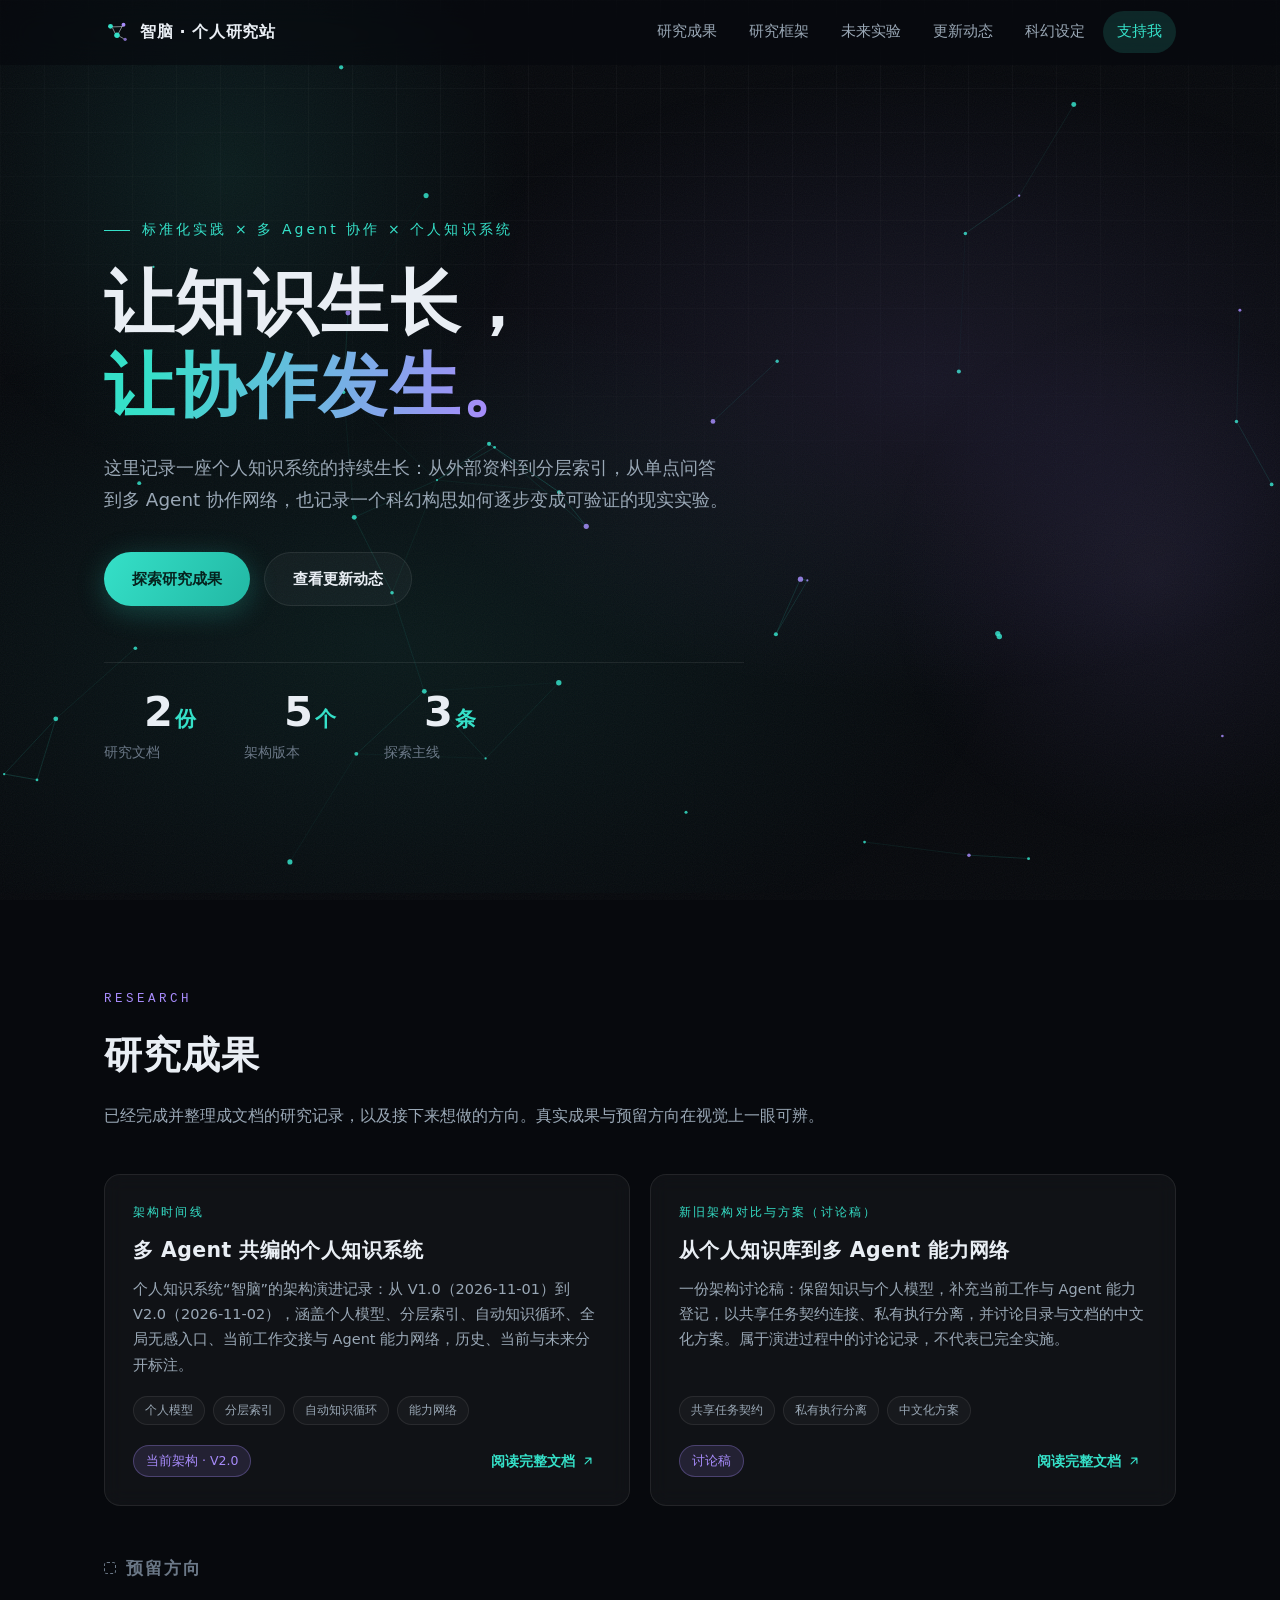
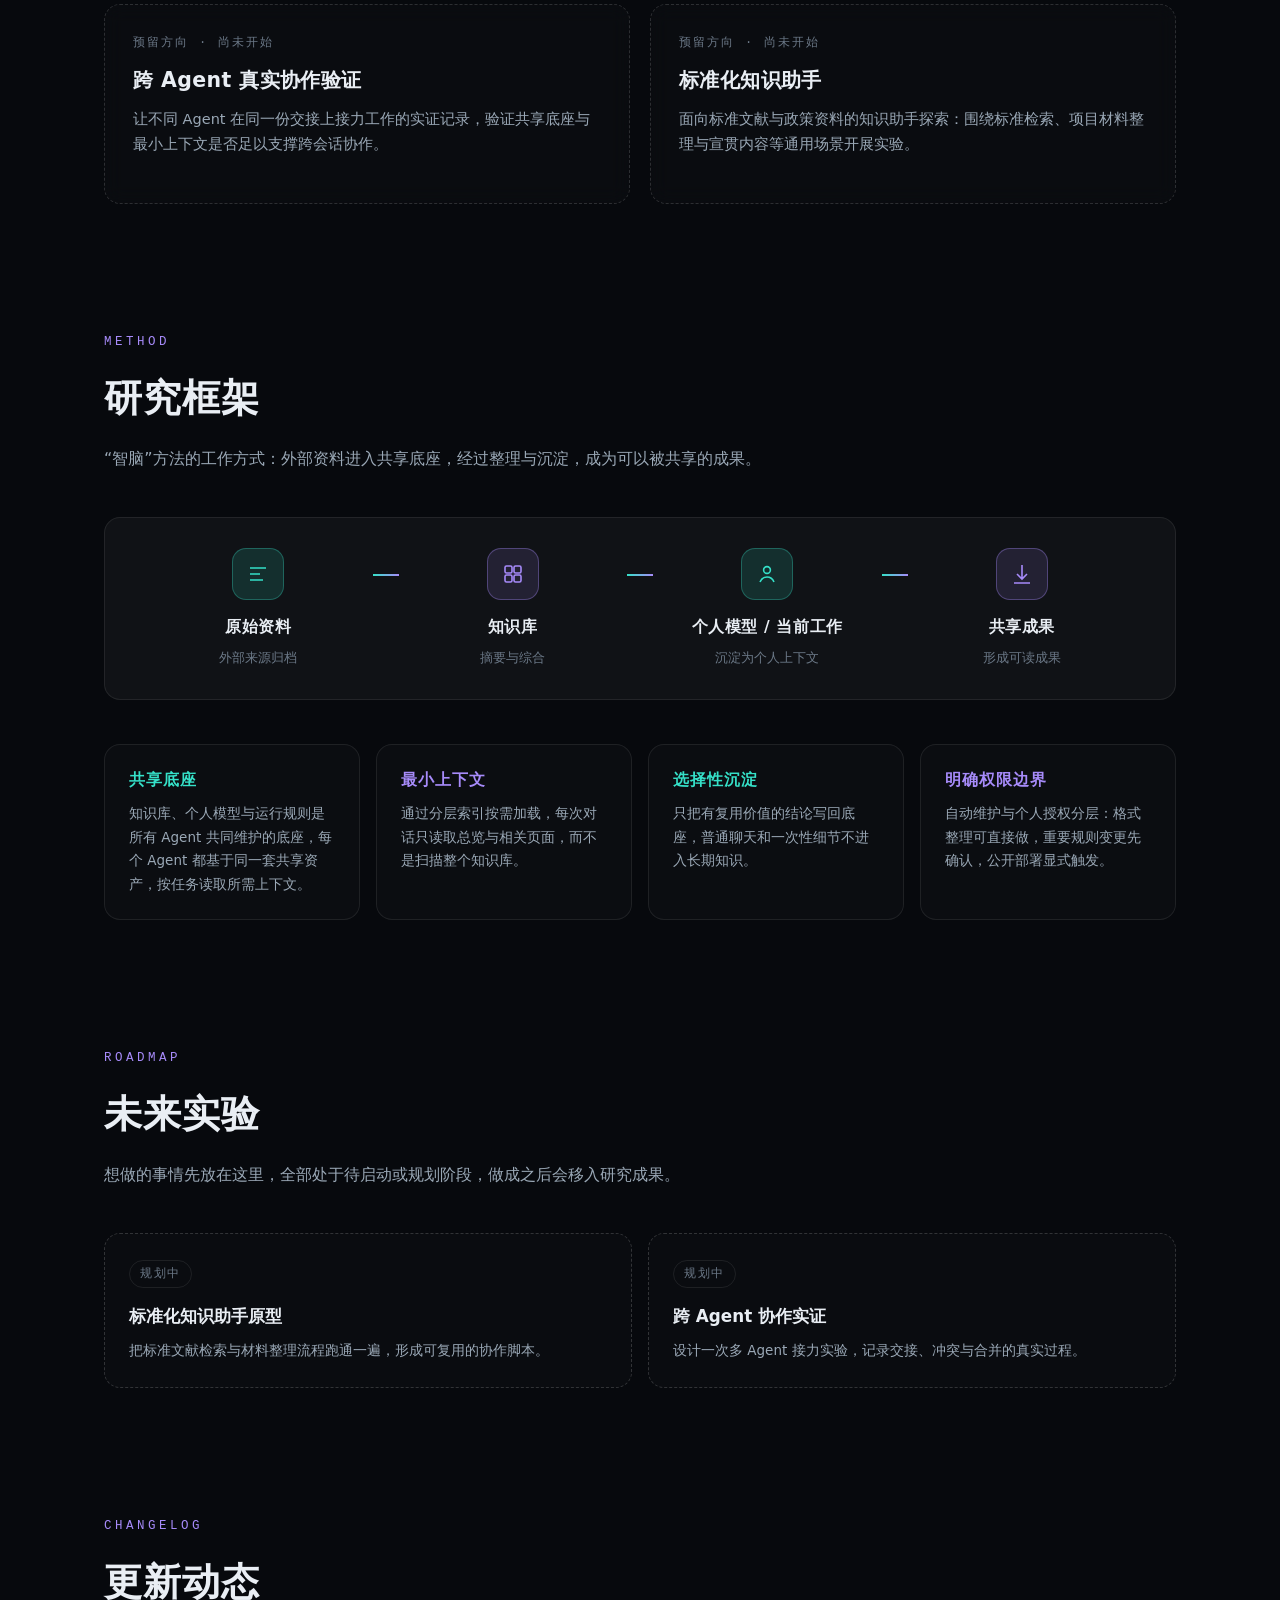
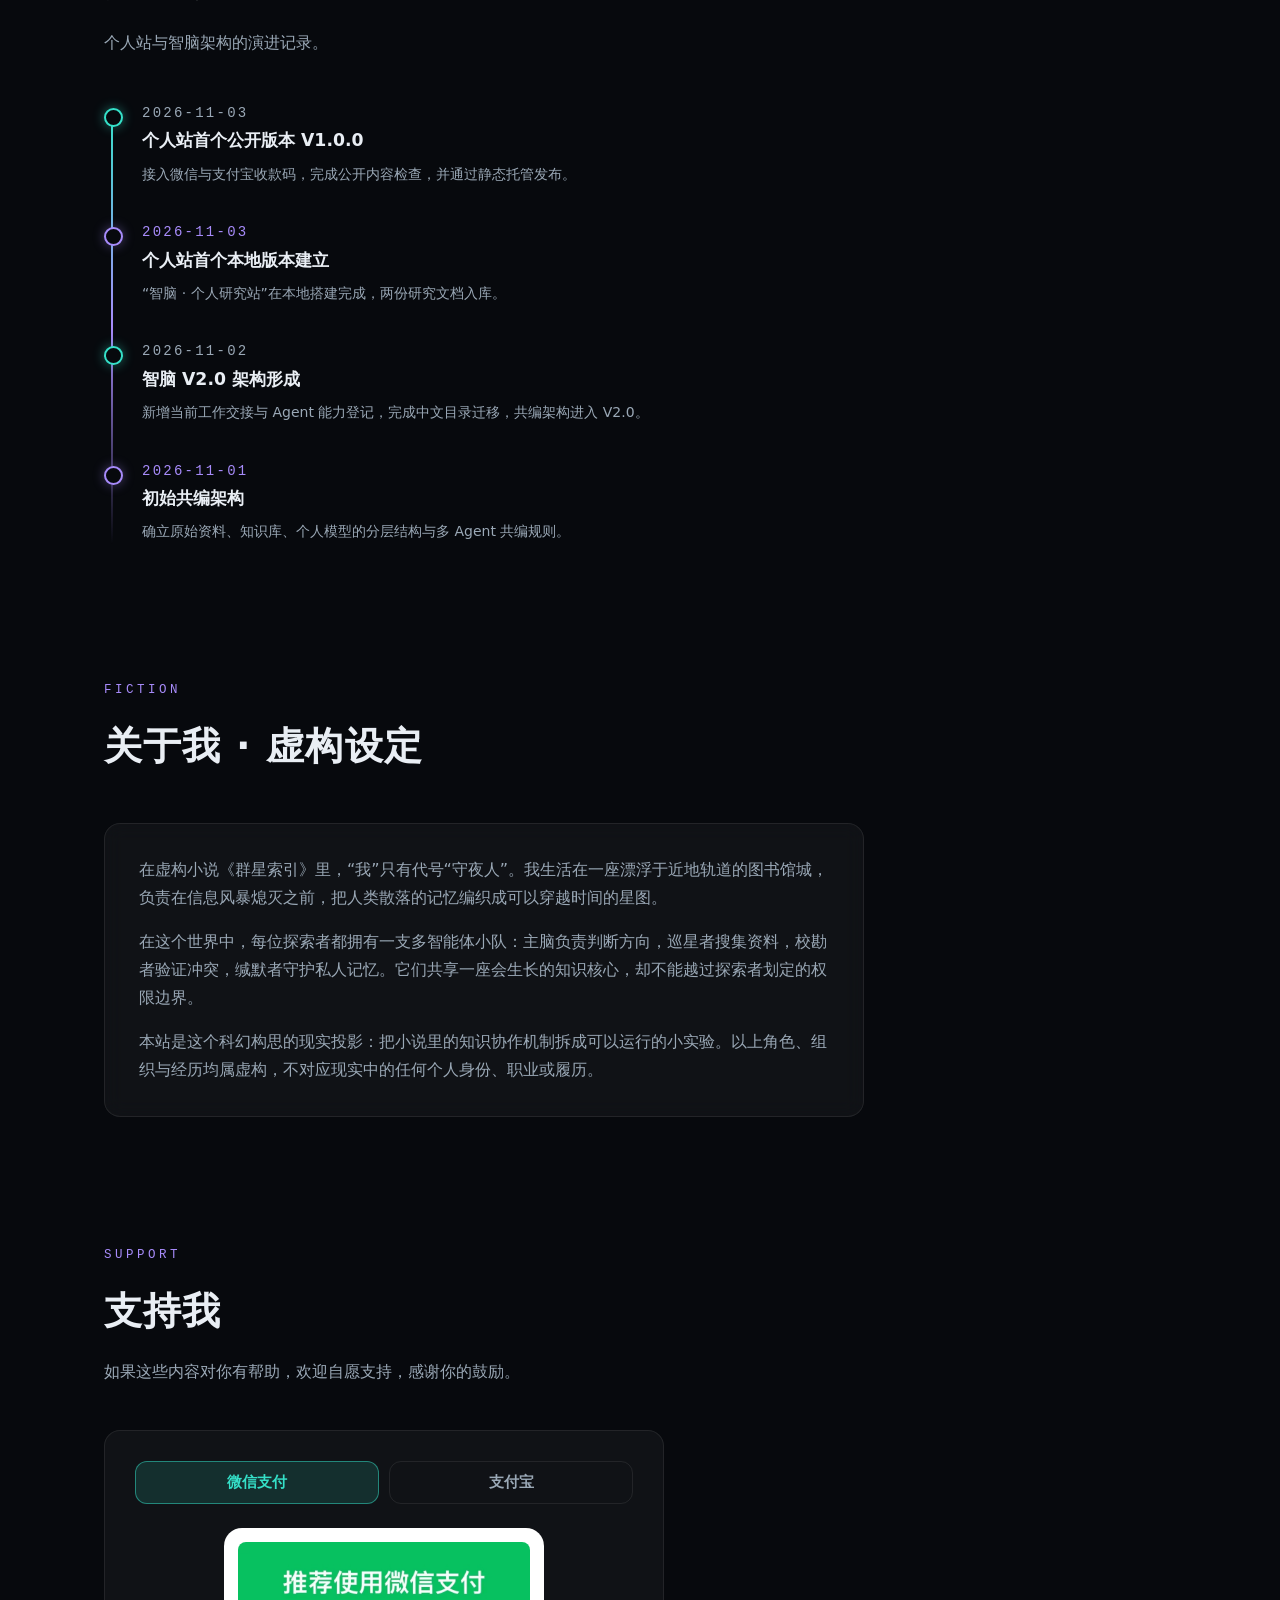
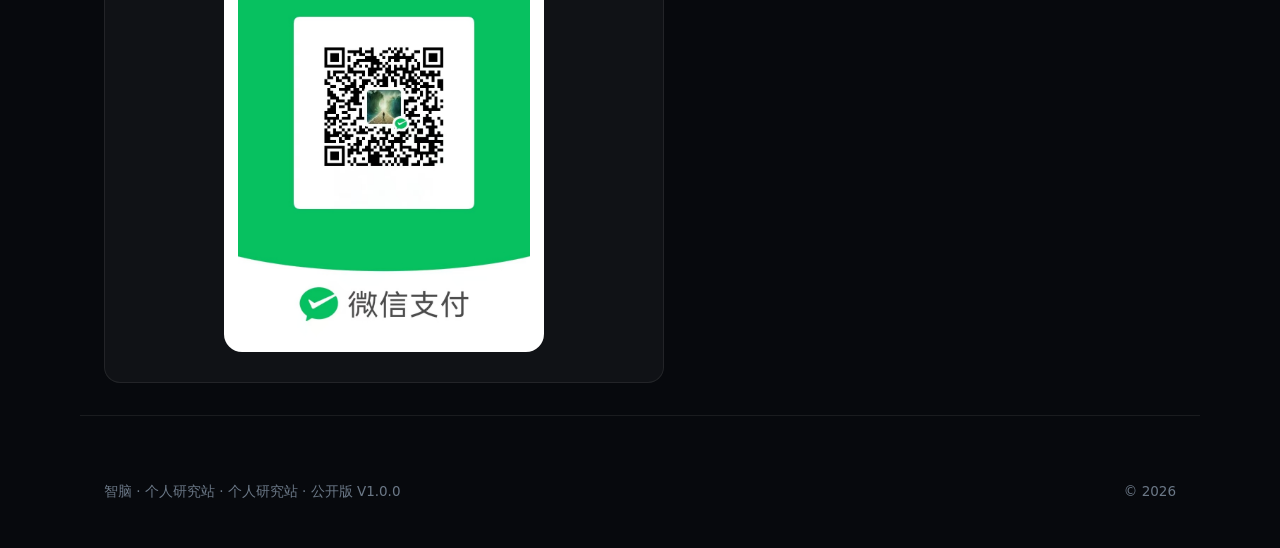
<file: index.html>
<!DOCTYPE html>
<html lang="zh-CN">
<head>
  <meta charset="UTF-8" />
  <meta name="viewport" content="width=device-width, initial-scale=1.0" />
  <title>智脑 · 个人研究站</title>
  <meta
    name="description"
    content="标准化实践 × 多 Agent 协作 × 个人知识系统——记录知识协作实验，并呈现一则虚构科幻设定。"
  />
  <link rel="icon" type="image/svg+xml" href="assets/favicon.svg" />
  <link rel="stylesheet" href="styles.css" />
</head>
<body>
  <a class="skip-link" href="#main">跳到主要内容</a>
  <div class="scroll-progress" id="scrollProgress" aria-hidden="true"></div>

  <!-- 粘性玻璃导航 -->
  <header class="site-nav" id="siteNav">
    <div class="nav-inner">
      <a class="brand" href="#top" aria-label="回到顶部">
        <svg class="brand-mark" viewBox="0 0 32 32" aria-hidden="true" focusable="false">
          <circle cx="8" cy="9" r="3" />
          <circle cx="24" cy="7" r="2.4" />
          <circle cx="16" cy="20" r="3.4" />
          <circle cx="26" cy="25" r="2" />
          <path d="M10.4 10.8 13.6 17.4M22.4 8.9 18 17.2M19.2 21.4 24.2 24.1M22.9 9.3 10.9 9.7" />
        </svg>
        <span data-brand>智脑 · 个人研究站</span>
      </a>
      <nav class="nav-links" id="navLinks" aria-label="主导航"><!-- 由 script.js 渲染 --></nav>
      <button
        class="nav-toggle"
        id="navToggle"
        type="button"
        aria-expanded="false"
        aria-controls="navLinks"
        aria-label="打开菜单"
      >
        <span></span><span></span><span></span>
      </button>
    </div>
  </header>

  <main id="main">
    <!-- 首屏 -->
    <section class="hero" id="top">
      <canvas id="starCanvas" class="hero-canvas" aria-hidden="true"></canvas>
      <div class="hero-grid" aria-hidden="true"></div>
      <div class="hero-inner">
        <p class="hero-eyebrow" data-hero-eyebrow></p>
        <h1 class="hero-title" data-hero-title></h1>
        <p class="hero-intro" data-hero-intro></p>
        <div class="hero-cta">
          <a class="btn btn-primary" href="#research" data-cta-primary></a>
          <a class="btn btn-ghost" href="#timeline" data-cta-secondary></a>
        </div>
        <dl class="hero-stats" data-hero-stats><!-- 由 script.js 渲染 --></dl>
      </div>
    </section>

    <!-- 研究成果 -->
    <section class="section" id="research" aria-labelledby="researchTitle">
      <div class="section-head reveal">
        <p class="section-kicker">Research</p>
        <h2 id="researchTitle">研究成果</h2>
        <p class="section-desc">
          已经完成并整理成文档的研究记录，以及接下来想做的方向。真实成果与预留方向在视觉上一眼可辨。
        </p>
      </div>
      <div class="card-grid" data-research-cards><!-- 由 script.js 渲染 --></div>
      <h3 class="subhead reveal">预留方向</h3>
      <div class="card-grid card-grid-reserved" data-research-reserved><!-- 由 script.js 渲染 --></div>
    </section>

    <!-- 研究框架 -->
    <section class="section" id="framework" aria-labelledby="frameworkTitle">
      <div class="section-head reveal">
        <p class="section-kicker">Method</p>
        <h2 id="frameworkTitle">研究框架</h2>
        <p class="section-desc">
          “智脑”方法的工作方式：外部资料进入共享底座，经过整理与沉淀，成为可以被共享的成果。
        </p>
      </div>
      <div class="flow reveal" data-framework-flow aria-label="智脑方法流程示意"><!-- 由 script.js 渲染 --></div>
      <div class="principle-grid" data-framework-principles><!-- 由 script.js 渲染 --></div>
    </section>

    <!-- 未来实验 / 路线图 -->
    <section class="section" id="roadmap" aria-labelledby="roadmapTitle">
      <div class="section-head reveal">
        <p class="section-kicker">Roadmap</p>
        <h2 id="roadmapTitle">未来实验</h2>
        <p class="section-desc">想做的事情先放在这里，全部处于待启动或规划阶段，做成之后会移入研究成果。</p>
      </div>
      <div class="roadmap-grid" data-roadmap><!-- 由 script.js 渲染 --></div>
    </section>

    <!-- 更新动态 -->
    <section class="section" id="timeline" aria-labelledby="timelineTitle">
      <div class="section-head reveal">
        <p class="section-kicker">Changelog</p>
        <h2 id="timelineTitle">更新动态</h2>
        <p class="section-desc">个人站与智脑架构的演进记录。</p>
      </div>
      <ol class="timeline" data-timeline><!-- 由 script.js 渲染 --></ol>
    </section>

    <!-- 虚构科幻设定 -->
    <section class="section" id="about" aria-labelledby="aboutTitle">
      <div class="section-head reveal">
        <p class="section-kicker">Fiction</p>
        <h2 id="aboutTitle">关于我 · 虚构设定</h2>
      </div>
      <div class="about-panel reveal" data-about><!-- 由 script.js 渲染 --></div>
    </section>

    <!-- 支持我 -->
    <section class="section" id="support" aria-labelledby="supportTitle">
      <div class="section-head reveal">
        <p class="section-kicker">Support</p>
        <h2 id="supportTitle">支持我</h2>
        <p class="section-desc" data-support-intro></p>
      </div>
      <div class="support-panel reveal">
        <div class="support-tabs" role="tablist" aria-label="支付方式" data-support-tabs><!-- 由 script.js 渲染 --></div>
        <div class="support-body" id="support-panel" role="tabpanel" data-support-body><!-- 由 script.js 渲染 --></div>
      </div>
    </section>
  </main>

  <footer class="site-footer">
    <p><span data-brand>智脑 · 个人研究站</span> · <span data-footer-note></span></p>
    <p class="footer-year">© 2026</p>
  </footer>

  <noscript>
    <p class="noscript-note">本站需要启用 JavaScript 才能完整显示研究成果与动态。</p>
  </noscript>

  <script src="content.js"></script>
  <script src="script.js"></script>
</body>
</html>
</file>
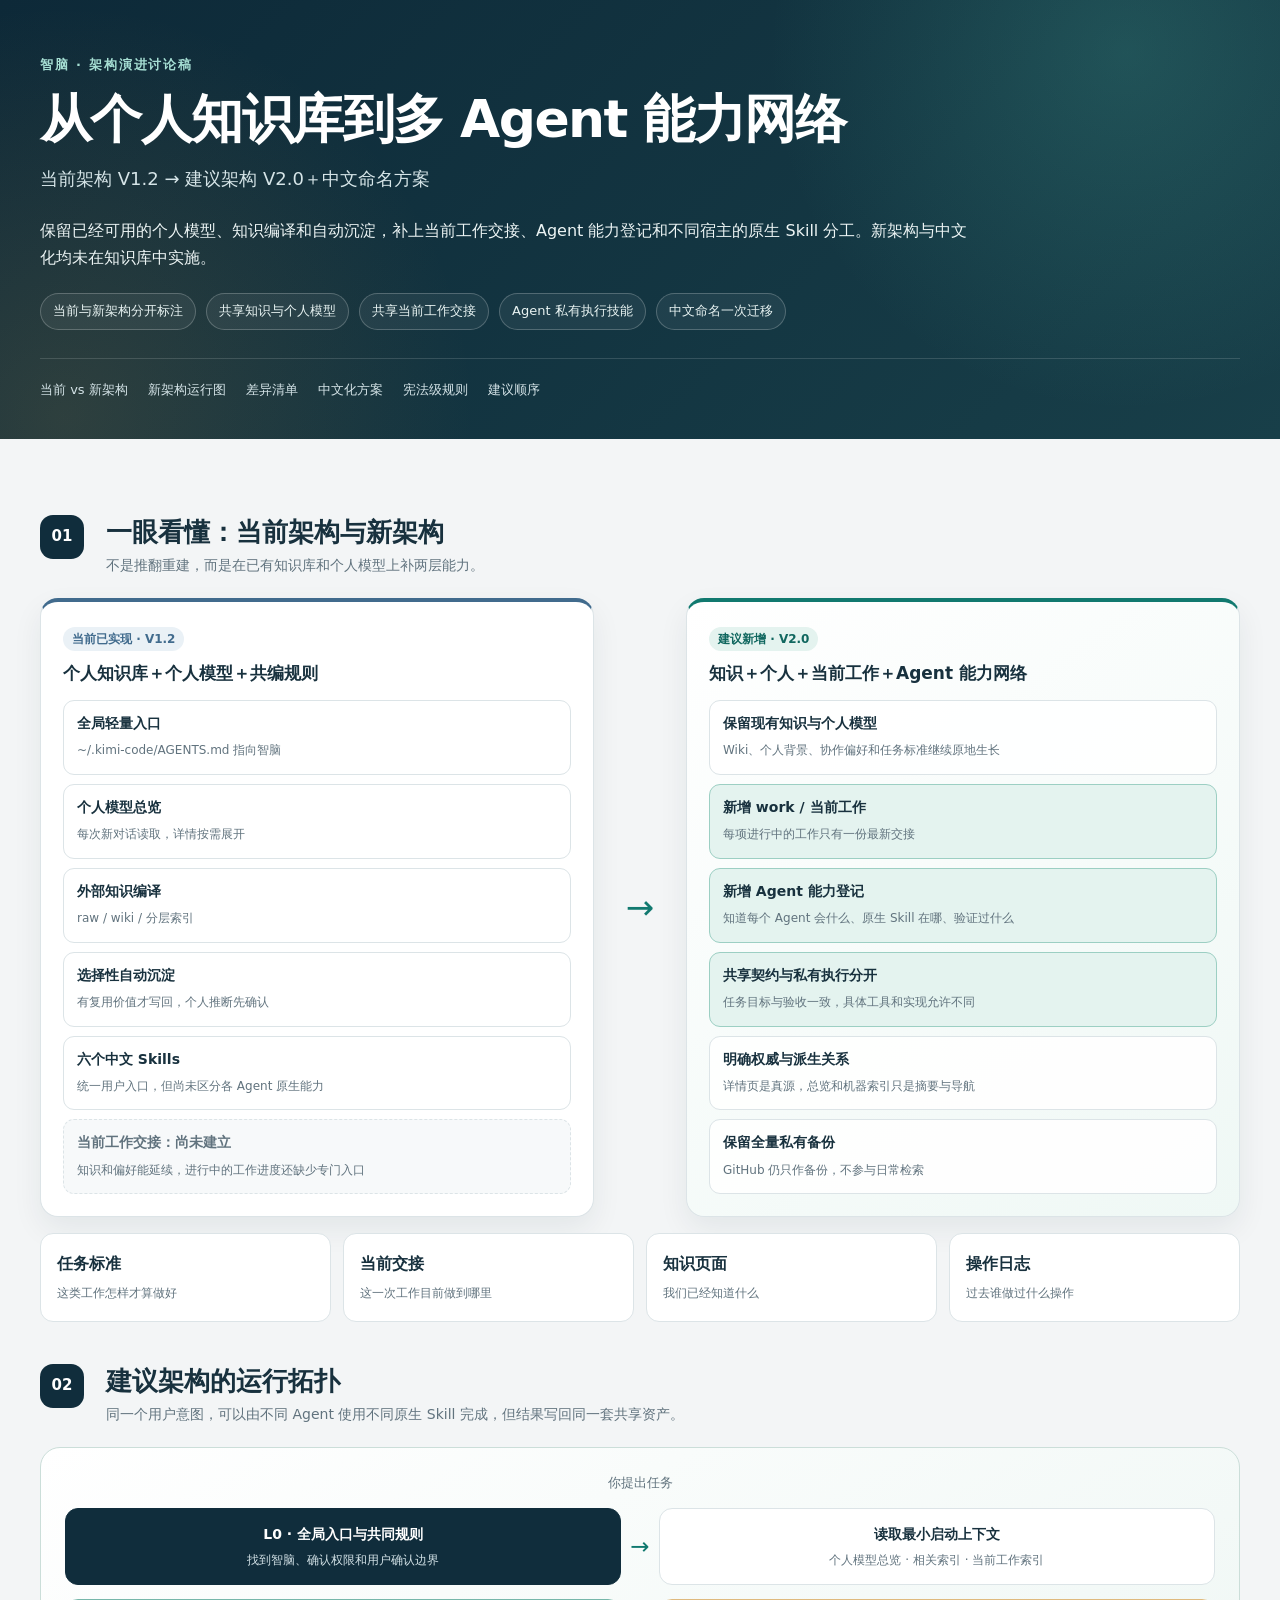
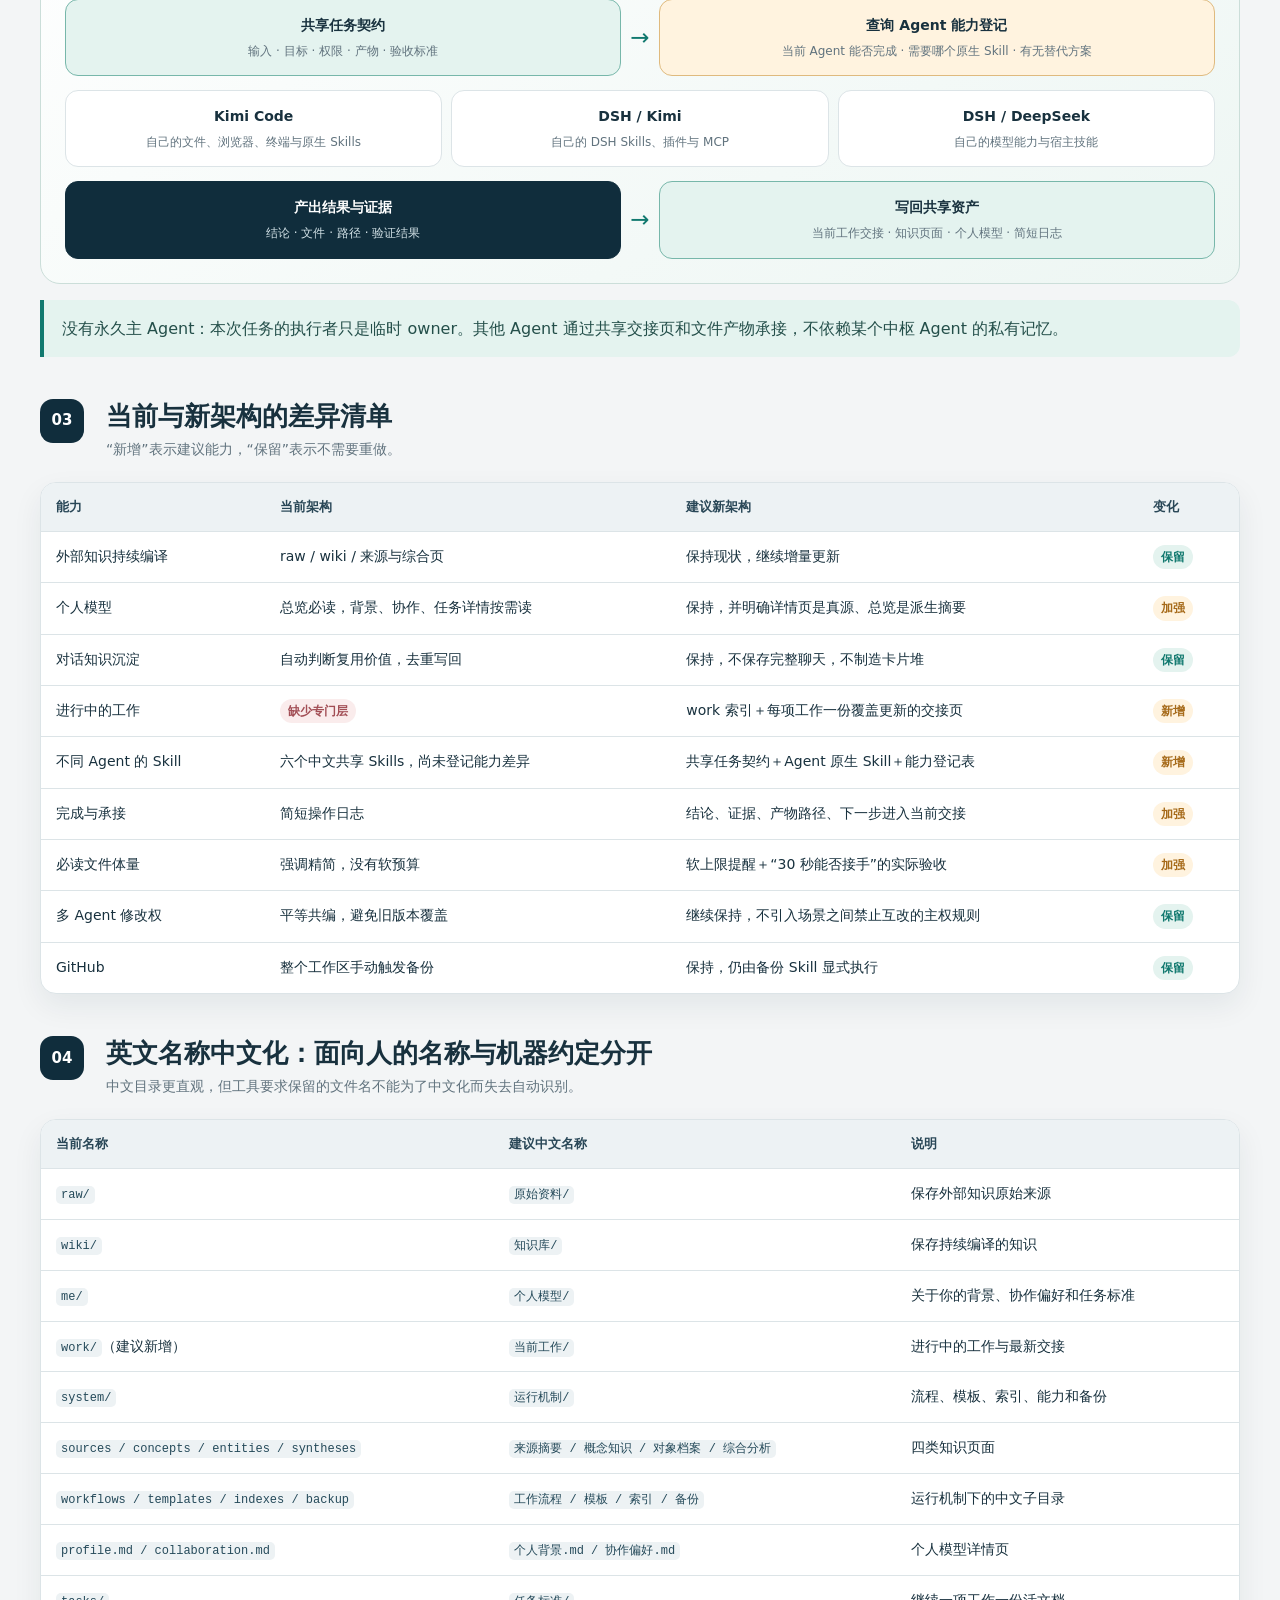
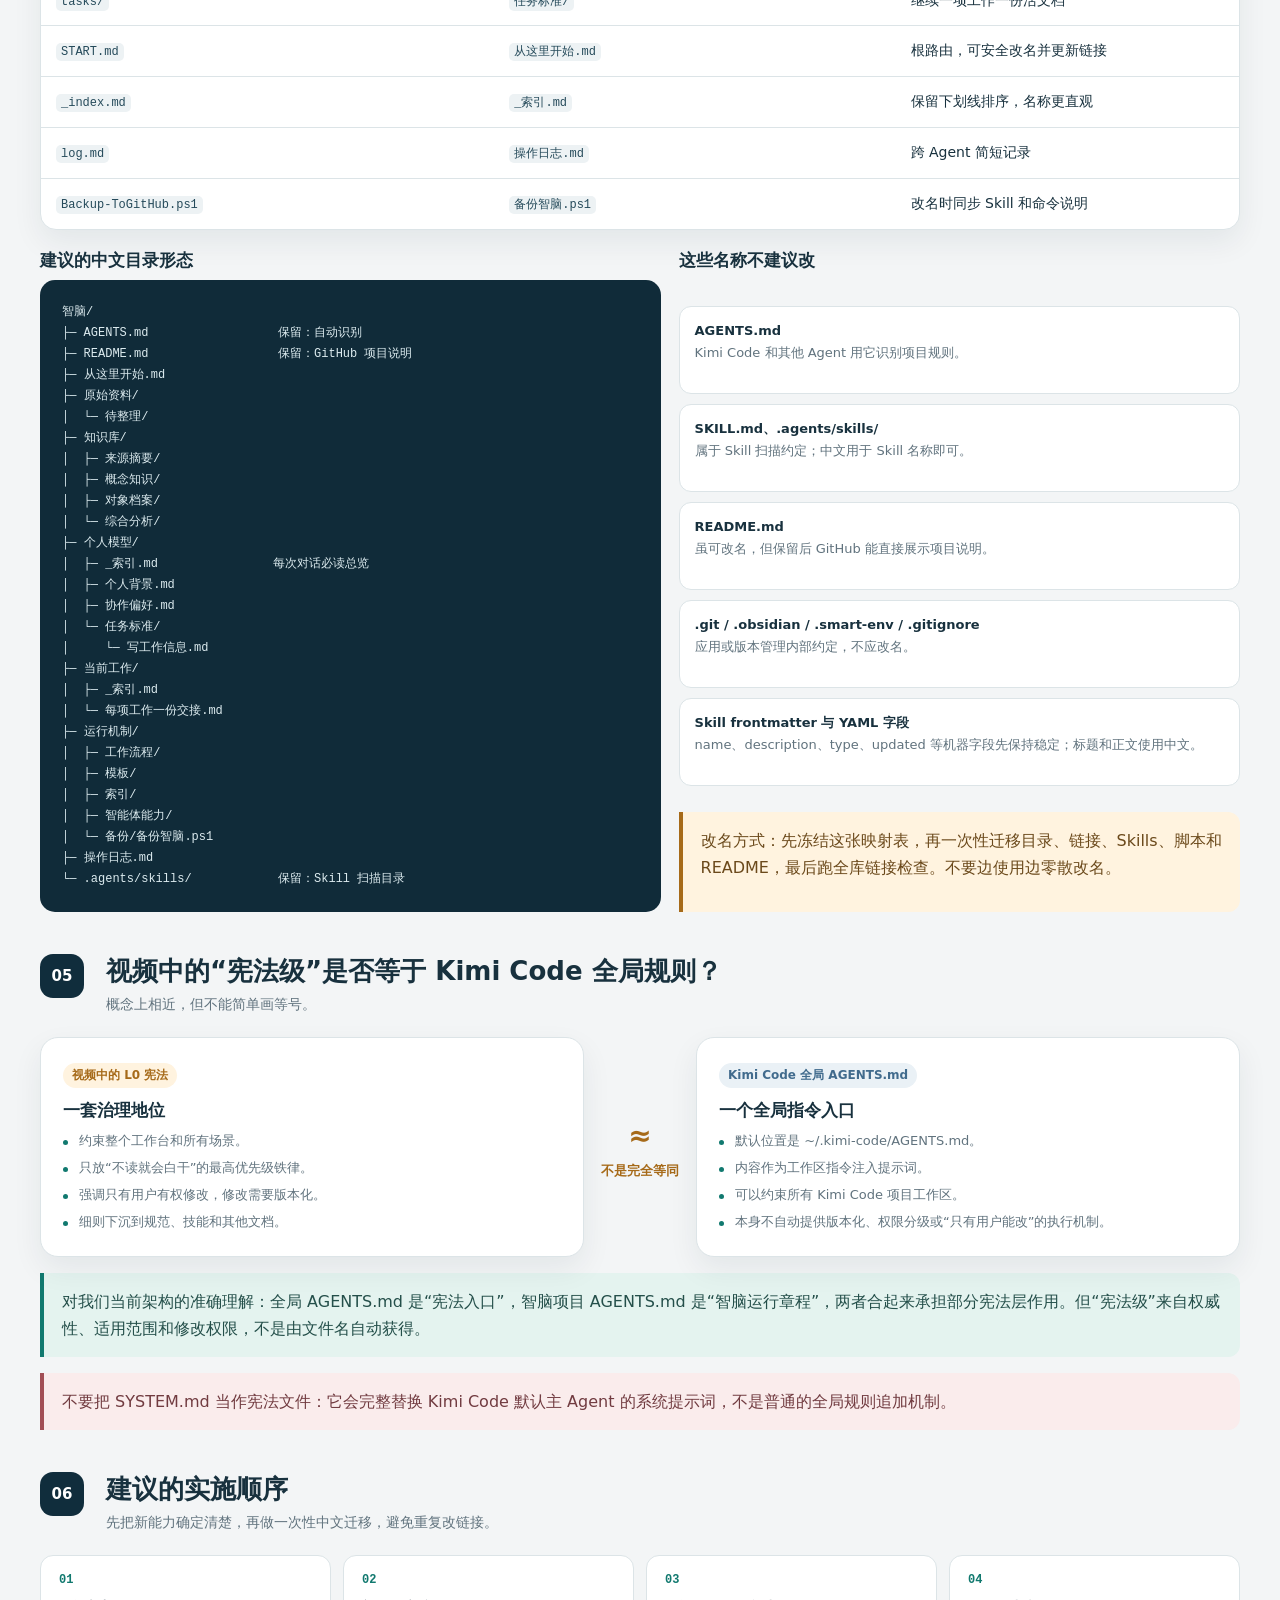
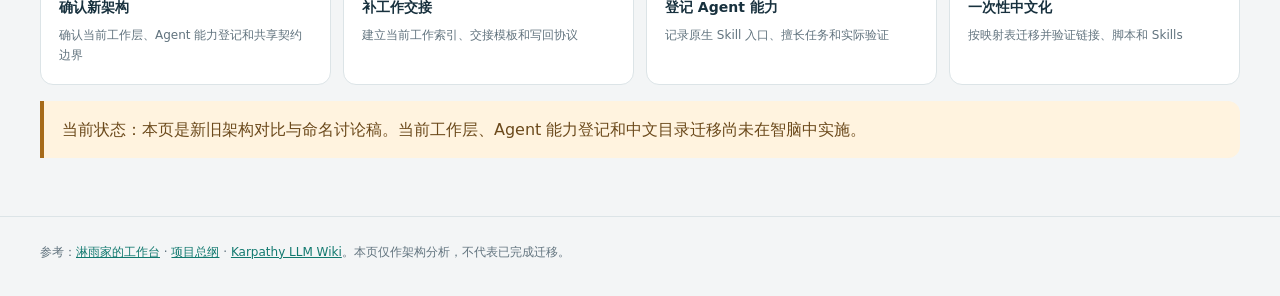
<file: research/architecture-comparison.html>
<!DOCTYPE html>
<html lang="zh-CN">
<head>
  <meta charset="UTF-8">
  <meta name="viewport" content="width=device-width, initial-scale=1.0">
  <title>智脑｜新旧架构对比与中文化方案</title>
  <style>
    :root {
      --ink: #18313e;
      --muted: #61737e;
      --paper: #f3f5f6;
      --card: #ffffff;
      --line: #dce4e7;
      --navy: #102d3c;
      --teal: #11796f;
      --teal-soft: #e4f3ef;
      --blue: #416b8d;
      --blue-soft: #eaf1f6;
      --amber: #a66a19;
      --amber-soft: #fff3df;
      --rose: #a24e55;
      --rose-soft: #faecec;
      --shadow: 0 12px 30px rgba(16, 45, 60, 0.07);
      --radius: 18px;
    }
    * { box-sizing: border-box; }
    html { scroll-behavior: smooth; }
    body {
      margin: 0;
      color: var(--ink);
      background: var(--paper);
      font-family: "Microsoft YaHei", "PingFang SC", "Noto Sans CJK SC", system-ui, sans-serif;
      line-height: 1.7;
    }
    a { color: inherit; }
    .wrap { width: min(1200px, calc(100% - 40px)); margin: 0 auto; }
    .hero {
      padding: 54px 0 38px;
      color: #fff;
      background:
        radial-gradient(circle at 88% 12%, rgba(82, 190, 169, 0.2), transparent 30%),
        radial-gradient(circle at 5% 95%, rgba(193, 144, 68, 0.17), transparent 32%),
        linear-gradient(135deg, #0d2938, #183f49);
    }
    .eyebrow { color: #a5ded3; font-size: 13px; font-weight: 700; letter-spacing: 0.14em; }
    h1 { margin: 12px 0 0; font-size: clamp(32px, 5vw, 52px); line-height: 1.2; letter-spacing: -0.03em; }
    .subtitle { margin: 14px 0 0; color: #d6e5e8; font-size: 18px; }
    .hero-note { max-width: 930px; margin: 22px 0; color: #edf5f5; }
    .chips { display: flex; flex-wrap: wrap; gap: 10px; }
    .chip { padding: 6px 12px; border: 1px solid rgba(255,255,255,0.22); border-radius: 999px; background: rgba(255,255,255,0.06); color: #e8f3f2; font-size: 13px; }
    .nav { display: flex; flex-wrap: wrap; gap: 8px 20px; margin-top: 28px; padding-top: 20px; border-top: 1px solid rgba(255,255,255,0.14); }
    .nav a { color: #d4e3e7; text-decoration: none; font-size: 13px; }
    .nav a:hover { color: #fff; }

    main { padding: 34px 0 58px; }
    section { margin-top: 42px; scroll-margin-top: 20px; }
    .section-head { display: grid; grid-template-columns: 52px 1fr; gap: 14px; align-items: start; margin-bottom: 20px; }
    .section-no { display: grid; place-items: center; width: 44px; height: 44px; border-radius: 13px; background: var(--navy); color: #fff; font: 700 15px/1 system-ui, sans-serif; }
    h2 { margin: 0; font-size: 26px; line-height: 1.35; }
    h3 { margin: 0 0 8px; font-size: 17px; line-height: 1.45; }
    p { margin: 8px 0; }
    .desc { margin: 4px 0 0; color: var(--muted); font-size: 14px; }
    .small { font-size: 13px; color: var(--muted); }
    .card { padding: 22px; border: 1px solid var(--line); border-radius: var(--radius); background: var(--card); box-shadow: var(--shadow); }
    .grid { display: grid; gap: 16px; }
    .grid-2 { grid-template-columns: repeat(2, minmax(0, 1fr)); }
    .grid-3 { grid-template-columns: repeat(3, minmax(0, 1fr)); }
    .grid-4 { grid-template-columns: repeat(4, minmax(0, 1fr)); }
    .label { display: inline-block; margin-bottom: 10px; padding: 2px 9px; border-radius: 999px; background: var(--teal-soft); color: #10675f; font-size: 12px; font-weight: 700; }
    .label.blue { background: var(--blue-soft); color: var(--blue); }
    .label.amber { background: var(--amber-soft); color: var(--amber); }
    .label.rose { background: var(--rose-soft); color: var(--rose); }
    .callout { margin-top: 16px; padding: 15px 18px; border-left: 4px solid var(--teal); border-radius: 0 12px 12px 0; background: var(--teal-soft); color: #244f4a; }
    .callout.amber { border-color: var(--amber); background: var(--amber-soft); color: #6b491b; }
    .callout.rose { border-color: var(--rose); background: var(--rose-soft); color: #713b40; }
    .clean { list-style: none; padding: 0; margin: 8px 0 0; }
    .clean li { position: relative; padding-left: 16px; }
    .clean li + li { margin-top: 5px; }
    .clean li::before { content: ""; position: absolute; left: 0; top: 0.75em; width: 5px; height: 5px; border-radius: 50%; background: var(--teal); }

    .versus { display: grid; grid-template-columns: 1fr 64px 1fr; gap: 14px; align-items: stretch; }
    .versus-arrow { display: grid; place-items: center; color: var(--teal); font-size: 34px; font-weight: 300; }
    .arch-card { border-top: 4px solid var(--blue); }
    .arch-card.new { border-top-color: var(--teal); background: linear-gradient(145deg, #fff, #eff8f5); }
    .arch-list { display: grid; gap: 9px; margin-top: 14px; }
    .arch-item { padding: 11px 13px; border: 1px solid var(--line); border-radius: 11px; background: rgba(255,255,255,0.9); }
    .arch-item b { display: block; font-size: 14px; }
    .arch-item span { color: var(--muted); font-size: 12px; }
    .arch-item.added { border-color: #9ccfc3; background: var(--teal-soft); }
    .arch-item.missing { border-style: dashed; color: var(--muted); background: #f7f9fa; }

    .topology { padding: 24px; border: 1px solid #cbded9; border-radius: 20px; background: linear-gradient(150deg, #fff, #edf6f3); }
    .topo-row { display: flex; align-items: stretch; gap: 9px; }
    .topo-row + .topo-row { margin-top: 14px; }
    .topo-box { flex: 1; padding: 14px; border: 1px solid var(--line); border-radius: 13px; background: #fff; text-align: center; }
    .topo-box b { display: block; font-size: 14px; }
    .topo-box span { display: block; margin-top: 3px; color: var(--muted); font-size: 12px; }
    .topo-box.dark { border-color: var(--navy); background: var(--navy); color: #fff; }
    .topo-box.dark span { color: #d3e2e7; }
    .topo-box.green { border-color: #77b7aa; background: var(--teal-soft); }
    .topo-box.amber { border-color: #dfba7e; background: var(--amber-soft); }
    .topo-arrow { align-self: center; color: var(--teal); font-size: 23px; }
    .topo-caption { margin: 0 0 14px; color: var(--muted); font-size: 13px; text-align: center; }

    .table-wrap { overflow-x: auto; border: 1px solid var(--line); border-radius: 16px; background: #fff; box-shadow: var(--shadow); }
    table { width: 100%; border-collapse: collapse; font-size: 14px; }
    th, td { padding: 13px 15px; border-bottom: 1px solid var(--line); text-align: left; vertical-align: top; }
    th { background: #edf2f4; color: #294757; font-size: 13px; }
    tr:last-child td { border-bottom: 0; }
    td code, .inline-code { padding: 2px 5px; border-radius: 5px; background: #edf2f4; color: #254a5a; font-family: ui-monospace, Consolas, monospace; font-size: 12px; }
    .status { display: inline-block; white-space: nowrap; padding: 2px 8px; border-radius: 999px; font-size: 12px; font-weight: 700; }
    .status.yes { background: var(--teal-soft); color: var(--teal); }
    .status.no { background: var(--rose-soft); color: var(--rose); }
    .status.partial { background: var(--amber-soft); color: var(--amber); }

    .four-assets { display: grid; grid-template-columns: repeat(4, 1fr); gap: 12px; margin-top: 16px; }
    .asset { padding: 16px; border-radius: 13px; background: #fff; border: 1px solid var(--line); }
    .asset b { display: block; }
    .asset span { font-size: 12px; color: var(--muted); }

    .naming-grid { display: grid; grid-template-columns: 1.05fr 0.95fr; gap: 18px; }
    pre { margin: 0; padding: 22px; overflow: auto; border-radius: 15px; background: #102b39; color: #dcebef; font: 12px/1.75 ui-monospace, "Cascadia Code", Consolas, monospace; }
    .note-list { display: grid; gap: 10px; }
    .note { padding: 13px 15px; border-radius: 12px; background: #fff; border: 1px solid var(--line); font-size: 13px; }

    .constitution { display: grid; grid-template-columns: 1fr 80px 1fr; gap: 16px; align-items: center; }
    .constitution .side { height: 100%; }
    .equal-sign { text-align: center; color: var(--amber); font-size: 28px; font-weight: 700; }
    .equal-sign span { display: block; font-size: 13px; }

    .steps { display: grid; grid-template-columns: repeat(4, 1fr); gap: 12px; counter-reset: step; }
    .step { padding: 18px; border-radius: 13px; background: #fff; border: 1px solid var(--line); counter-increment: step; }
    .step::before { content: "0" counter(step); display: block; margin-bottom: 10px; color: var(--teal); font: 700 12px/1 ui-monospace, Consolas, monospace; }
    .step b { display: block; font-size: 14px; }
    .step span { display: block; margin-top: 5px; color: var(--muted); font-size: 12px; }

    footer { padding: 25px 0 34px; border-top: 1px solid var(--line); color: var(--muted); font-size: 12px; }
    footer a { color: var(--teal); }

    @media (max-width: 960px) {
      .grid-4, .four-assets { grid-template-columns: repeat(2, 1fr); }
      .versus, .constitution { grid-template-columns: 1fr; }
      .versus-arrow { transform: rotate(90deg); min-height: 34px; }
      .equal-sign { transform: none; }
      .topo-row { flex-wrap: wrap; }
      .topo-box { min-width: 28%; }
      .naming-grid { grid-template-columns: 1fr; }
      .steps { grid-template-columns: repeat(2, 1fr); }
    }
    @media (max-width: 650px) {
      .wrap { width: min(100% - 24px, 1200px); }
      .hero { padding-top: 36px; }
      .grid-2, .grid-3, .grid-4, .four-assets { grid-template-columns: 1fr; }
      .section-head { grid-template-columns: 42px 1fr; }
      .section-no { width: 38px; height: 38px; }
      h2 { font-size: 22px; }
      .topo-row { flex-direction: column; }
      .topo-arrow { transform: rotate(90deg); text-align: center; }
      .topo-box { min-width: 0; }
      .steps { grid-template-columns: 1fr; }
    }
    @media print {
      body { background: #fff; }
      .nav { display: none; }
      .card, .table-wrap, .topology { box-shadow: none; break-inside: avoid; }
      section { break-inside: avoid; }
    }
  </style>
</head>
<body>
  <header class="hero">
    <div class="wrap">
      <div class="eyebrow">智脑 · 架构演进讨论稿</div>
      <h1>从个人知识库到多 Agent 能力网络</h1>
      <p class="subtitle">当前架构 V1.2 → 建议架构 V2.0＋中文命名方案</p>
      <p class="hero-note">保留已经可用的个人模型、知识编译和自动沉淀，补上当前工作交接、Agent 能力登记和不同宿主的原生 Skill 分工。新架构与中文化均未在知识库中实施。</p>
      <div class="chips">
        <span class="chip">当前与新架构分开标注</span>
        <span class="chip">共享知识与个人模型</span>
        <span class="chip">共享当前工作交接</span>
        <span class="chip">Agent 私有执行技能</span>
        <span class="chip">中文命名一次迁移</span>
      </div>
      <nav class="nav">
        <a href="#compare">当前 vs 新架构</a>
        <a href="#topology">新架构运行图</a>
        <a href="#differences">差异清单</a>
        <a href="#naming">中文化方案</a>
        <a href="#constitution">宪法级规则</a>
        <a href="#roadmap">建议顺序</a>
      </nav>
    </div>
  </header>

  <main class="wrap">
    <section id="compare">
      <div class="section-head">
        <div class="section-no">01</div>
        <div><h2>一眼看懂：当前架构与新架构</h2><p class="desc">不是推翻重建，而是在已有知识库和个人模型上补两层能力。</p></div>
      </div>
      <div class="versus">
        <article class="card arch-card">
          <span class="label blue">当前已实现 · V1.2</span>
          <h3>个人知识库＋个人模型＋共编规则</h3>
          <div class="arch-list">
            <div class="arch-item"><b>全局轻量入口</b><span>~/.kimi-code/AGENTS.md 指向智脑</span></div>
            <div class="arch-item"><b>个人模型总览</b><span>每次新对话读取，详情按需展开</span></div>
            <div class="arch-item"><b>外部知识编译</b><span>raw / wiki / 分层索引</span></div>
            <div class="arch-item"><b>选择性自动沉淀</b><span>有复用价值才写回，个人推断先确认</span></div>
            <div class="arch-item"><b>六个中文 Skills</b><span>统一用户入口，但尚未区分各 Agent 原生能力</span></div>
            <div class="arch-item missing"><b>当前工作交接：尚未建立</b><span>知识和偏好能延续，进行中的工作进度还缺少专门入口</span></div>
          </div>
        </article>
        <div class="versus-arrow">→</div>
        <article class="card arch-card new">
          <span class="label">建议新增 · V2.0</span>
          <h3>知识＋个人＋当前工作＋Agent 能力网络</h3>
          <div class="arch-list">
            <div class="arch-item"><b>保留现有知识与个人模型</b><span>Wiki、个人背景、协作偏好和任务标准继续原地生长</span></div>
            <div class="arch-item added"><b>新增 work / 当前工作</b><span>每项进行中的工作只有一份最新交接</span></div>
            <div class="arch-item added"><b>新增 Agent 能力登记</b><span>知道每个 Agent 会什么、原生 Skill 在哪、验证过什么</span></div>
            <div class="arch-item added"><b>共享契约与私有执行分开</b><span>任务目标与验收一致，具体工具和实现允许不同</span></div>
            <div class="arch-item"><b>明确权威与派生关系</b><span>详情页是真源，总览和机器索引只是摘要与导航</span></div>
            <div class="arch-item"><b>保留全量私有备份</b><span>GitHub 仍只作备份，不参与日常检索</span></div>
          </div>
        </article>
      </div>
      <div class="four-assets">
        <div class="asset"><b>任务标准</b><span>这类工作怎样才算做好</span></div>
        <div class="asset"><b>当前交接</b><span>这一次工作目前做到哪里</span></div>
        <div class="asset"><b>知识页面</b><span>我们已经知道什么</span></div>
        <div class="asset"><b>操作日志</b><span>过去谁做过什么操作</span></div>
      </div>
    </section>

    <section id="topology">
      <div class="section-head">
        <div class="section-no">02</div>
        <div><h2>建议架构的运行拓扑</h2><p class="desc">同一个用户意图，可以由不同 Agent 使用不同原生 Skill 完成，但结果写回同一套共享资产。</p></div>
      </div>
      <div class="topology">
        <p class="topo-caption">你提出任务</p>
        <div class="topo-row">
          <div class="topo-box dark"><b>L0 · 全局入口与共同规则</b><span>找到智脑、确认权限和用户确认边界</span></div>
          <div class="topo-arrow">→</div>
          <div class="topo-box"><b>读取最小启动上下文</b><span>个人模型总览 · 相关索引 · 当前工作索引</span></div>
        </div>
        <div class="topo-row">
          <div class="topo-box green"><b>共享任务契约</b><span>输入 · 目标 · 权限 · 产物 · 验收标准</span></div>
          <div class="topo-arrow">→</div>
          <div class="topo-box amber"><b>查询 Agent 能力登记</b><span>当前 Agent 能否完成 · 需要哪个原生 Skill · 有无替代方案</span></div>
        </div>
        <div class="topo-row">
          <div class="topo-box"><b>Kimi Code</b><span>自己的文件、浏览器、终端与原生 Skills</span></div>
          <div class="topo-box"><b>DSH / Kimi</b><span>自己的 DSH Skills、插件与 MCP</span></div>
          <div class="topo-box"><b>DSH / DeepSeek</b><span>自己的模型能力与宿主技能</span></div>
        </div>
        <div class="topo-row">
          <div class="topo-box dark"><b>产出结果与证据</b><span>结论 · 文件 · 路径 · 验证结果</span></div>
          <div class="topo-arrow">→</div>
          <div class="topo-box green"><b>写回共享资产</b><span>当前工作交接 · 知识页面 · 个人模型 · 简短日志</span></div>
        </div>
      </div>
      <div class="callout"><span class="strong">没有永久主 Agent：</span>本次任务的执行者只是临时 owner。其他 Agent 通过共享交接页和文件产物承接，不依赖某个中枢 Agent 的私有记忆。</div>
    </section>

    <section id="differences">
      <div class="section-head">
        <div class="section-no">03</div>
        <div><h2>当前与新架构的差异清单</h2><p class="desc">“新增”表示建议能力，“保留”表示不需要重做。</p></div>
      </div>
      <div class="table-wrap">
        <table>
          <thead><tr><th>能力</th><th>当前架构</th><th>建议新架构</th><th>变化</th></tr></thead>
          <tbody>
            <tr><td>外部知识持续编译</td><td>raw / wiki / 来源与综合页</td><td>保持现状，继续增量更新</td><td><span class="status yes">保留</span></td></tr>
            <tr><td>个人模型</td><td>总览必读，背景、协作、任务详情按需读</td><td>保持，并明确详情页是真源、总览是派生摘要</td><td><span class="status partial">加强</span></td></tr>
            <tr><td>对话知识沉淀</td><td>自动判断复用价值，去重写回</td><td>保持，不保存完整聊天，不制造卡片堆</td><td><span class="status yes">保留</span></td></tr>
            <tr><td>进行中的工作</td><td><span class="status no">缺少专门层</span></td><td>work 索引＋每项工作一份覆盖更新的交接页</td><td><span class="status partial">新增</span></td></tr>
            <tr><td>不同 Agent 的 Skill</td><td>六个中文共享 Skills，尚未登记能力差异</td><td>共享任务契约＋Agent 原生 Skill＋能力登记表</td><td><span class="status partial">新增</span></td></tr>
            <tr><td>完成与承接</td><td>简短操作日志</td><td>结论、证据、产物路径、下一步进入当前交接</td><td><span class="status partial">加强</span></td></tr>
            <tr><td>必读文件体量</td><td>强调精简，没有软预算</td><td>软上限提醒＋“30 秒能否接手”的实际验收</td><td><span class="status partial">加强</span></td></tr>
            <tr><td>多 Agent 修改权</td><td>平等共编，避免旧版本覆盖</td><td>继续保持，不引入场景之间禁止互改的主权规则</td><td><span class="status yes">保留</span></td></tr>
            <tr><td>GitHub</td><td>整个工作区手动触发备份</td><td>保持，仍由备份 Skill 显式执行</td><td><span class="status yes">保留</span></td></tr>
          </tbody>
        </table>
      </div>
    </section>

    <section id="naming">
      <div class="section-head">
        <div class="section-no">04</div>
        <div><h2>英文名称中文化：面向人的名称与机器约定分开</h2><p class="desc">中文目录更直观，但工具要求保留的文件名不能为了中文化而失去自动识别。</p></div>
      </div>
      <div class="table-wrap">
        <table>
          <thead><tr><th>当前名称</th><th>建议中文名称</th><th>说明</th></tr></thead>
          <tbody>
            <tr><td><code>raw/</code></td><td><code>原始资料/</code></td><td>保存外部知识原始来源</td></tr>
            <tr><td><code>wiki/</code></td><td><code>知识库/</code></td><td>保存持续编译的知识</td></tr>
            <tr><td><code>me/</code></td><td><code>个人模型/</code></td><td>关于你的背景、协作偏好和任务标准</td></tr>
            <tr><td><code>work/</code>（建议新增）</td><td><code>当前工作/</code></td><td>进行中的工作与最新交接</td></tr>
            <tr><td><code>system/</code></td><td><code>运行机制/</code></td><td>流程、模板、索引、能力和备份</td></tr>
            <tr><td><code>sources / concepts / entities / syntheses</code></td><td><code>来源摘要 / 概念知识 / 对象档案 / 综合分析</code></td><td>四类知识页面</td></tr>
            <tr><td><code>workflows / templates / indexes / backup</code></td><td><code>工作流程 / 模板 / 索引 / 备份</code></td><td>运行机制下的中文子目录</td></tr>
            <tr><td><code>profile.md / collaboration.md</code></td><td><code>个人背景.md / 协作偏好.md</code></td><td>个人模型详情页</td></tr>
            <tr><td><code>tasks/</code></td><td><code>任务标准/</code></td><td>继续一项工作一份活文档</td></tr>
            <tr><td><code>START.md</code></td><td><code>从这里开始.md</code></td><td>根路由，可安全改名并更新链接</td></tr>
            <tr><td><code>_index.md</code></td><td><code>_索引.md</code></td><td>保留下划线排序，名称更直观</td></tr>
            <tr><td><code>log.md</code></td><td><code>操作日志.md</code></td><td>跨 Agent 简短记录</td></tr>
            <tr><td><code>Backup-ToGitHub.ps1</code></td><td><code>备份智脑.ps1</code></td><td>改名时同步 Skill 和命令说明</td></tr>
          </tbody>
        </table>
      </div>

      <div class="naming-grid" style="margin-top:18px;">
        <div>
          <h3>建议的中文目录形态</h3>
          <pre>智脑/
├─ AGENTS.md                  保留：自动识别
├─ README.md                  保留：GitHub 项目说明
├─ 从这里开始.md
├─ 原始资料/
│  └─ 待整理/
├─ 知识库/
│  ├─ 来源摘要/
│  ├─ 概念知识/
│  ├─ 对象档案/
│  └─ 综合分析/
├─ 个人模型/
│  ├─ _索引.md                每次对话必读总览
│  ├─ 个人背景.md
│  ├─ 协作偏好.md
│  └─ 任务标准/
│     └─ 写工作信息.md
├─ 当前工作/
│  ├─ _索引.md
│  └─ 每项工作一份交接.md
├─ 运行机制/
│  ├─ 工作流程/
│  ├─ 模板/
│  ├─ 索引/
│  ├─ 智能体能力/
│  └─ 备份/备份智脑.ps1
├─ 操作日志.md
└─ .agents/skills/            保留：Skill 扫描目录</pre>
        </div>
        <div class="note-list">
          <h3>这些名称不建议改</h3>
          <div class="note"><b>AGENTS.md</b><br><span class="small">Kimi Code 和其他 Agent 用它识别项目规则。</span></div>
          <div class="note"><b>SKILL.md、.agents/skills/</b><br><span class="small">属于 Skill 扫描约定；中文用于 Skill 名称即可。</span></div>
          <div class="note"><b>README.md</b><br><span class="small">虽可改名，但保留后 GitHub 能直接展示项目说明。</span></div>
          <div class="note"><b>.git / .obsidian / .smart-env / .gitignore</b><br><span class="small">应用或版本管理内部约定，不应改名。</span></div>
          <div class="note"><b>Skill frontmatter 与 YAML 字段</b><br><span class="small">name、description、type、updated 等机器字段先保持稳定；标题和正文使用中文。</span></div>
          <div class="callout amber"><span class="strong">改名方式：</span>先冻结这张映射表，再一次性迁移目录、链接、Skills、脚本和 README，最后跑全库链接检查。不要边使用边零散改名。</div>
        </div>
      </div>
    </section>

    <section id="constitution">
      <div class="section-head">
        <div class="section-no">05</div>
        <div><h2>视频中的“宪法级”是否等于 Kimi Code 全局规则？</h2><p class="desc">概念上相近，但不能简单画等号。</p></div>
      </div>
      <div class="constitution">
        <article class="card side">
          <span class="label amber">视频中的 L0 宪法</span>
          <h3>一套治理地位</h3>
          <ul class="clean small">
            <li>约束整个工作台和所有场景。</li>
            <li>只放“不读就会白干”的最高优先级铁律。</li>
            <li>强调只有用户有权修改，修改需要版本化。</li>
            <li>细则下沉到规范、技能和其他文档。</li>
          </ul>
        </article>
        <div class="equal-sign">≈<span>不是完全等同</span></div>
        <article class="card side">
          <span class="label blue">Kimi Code 全局 AGENTS.md</span>
          <h3>一个全局指令入口</h3>
          <ul class="clean small">
            <li>默认位置是 ~/.kimi-code/AGENTS.md。</li>
            <li>内容作为工作区指令注入提示词。</li>
            <li>可以约束所有 Kimi Code 项目工作区。</li>
            <li>本身不自动提供版本化、权限分级或“只有用户能改”的执行机制。</li>
          </ul>
        </article>
      </div>
      <div class="callout"><span class="strong">对我们当前架构的准确理解：</span>全局 AGENTS.md 是“宪法入口”，智脑项目 AGENTS.md 是“智脑运行章程”，两者合起来承担部分宪法层作用。但“宪法级”来自权威性、适用范围和修改权限，不是由文件名自动获得。</div>
      <div class="callout rose"><span class="strong">不要把 SYSTEM.md 当作宪法文件：</span>它会完整替换 Kimi Code 默认主 Agent 的系统提示词，不是普通的全局规则追加机制。</div>
    </section>

    <section id="roadmap">
      <div class="section-head">
        <div class="section-no">06</div>
        <div><h2>建议的实施顺序</h2><p class="desc">先把新能力确定清楚，再做一次性中文迁移，避免重复改链接。</p></div>
      </div>
      <div class="steps">
        <div class="step"><b>确认新架构</b><span>确认当前工作层、Agent 能力登记和共享契约边界</span></div>
        <div class="step"><b>补工作交接</b><span>建立当前工作索引、交接模板和写回协议</span></div>
        <div class="step"><b>登记 Agent 能力</b><span>记录原生 Skill 入口、擅长任务和实际验证</span></div>
        <div class="step"><b>一次性中文化</b><span>按映射表迁移并验证链接、脚本和 Skills</span></div>
      </div>
      <div class="callout amber"><span class="strong">当前状态：</span>本页是新旧架构对比与命名讨论稿。当前工作层、Agent 能力登记和中文目录迁移尚未在智脑中实施。</div>
    </section>
  </main>

  <footer>
    <div class="wrap">参考：<a href="https://github.com/mashanglinyu/luanyujia-workbench">淋雨家的工作台</a> · <a href="https://github.com/mashanglinyu/luanyujia-workbench/blob/main/%E6%80%BB%E7%BA%B2.md">项目总纲</a> · <a href="https://gist.github.com/karpathy/442a6bf555914893e9891c11519de94f">Karpathy LLM Wiki</a>。本页仅作架构分析，不代表已完成迁移。</div>
  </footer>
</body>
</html>
</file>
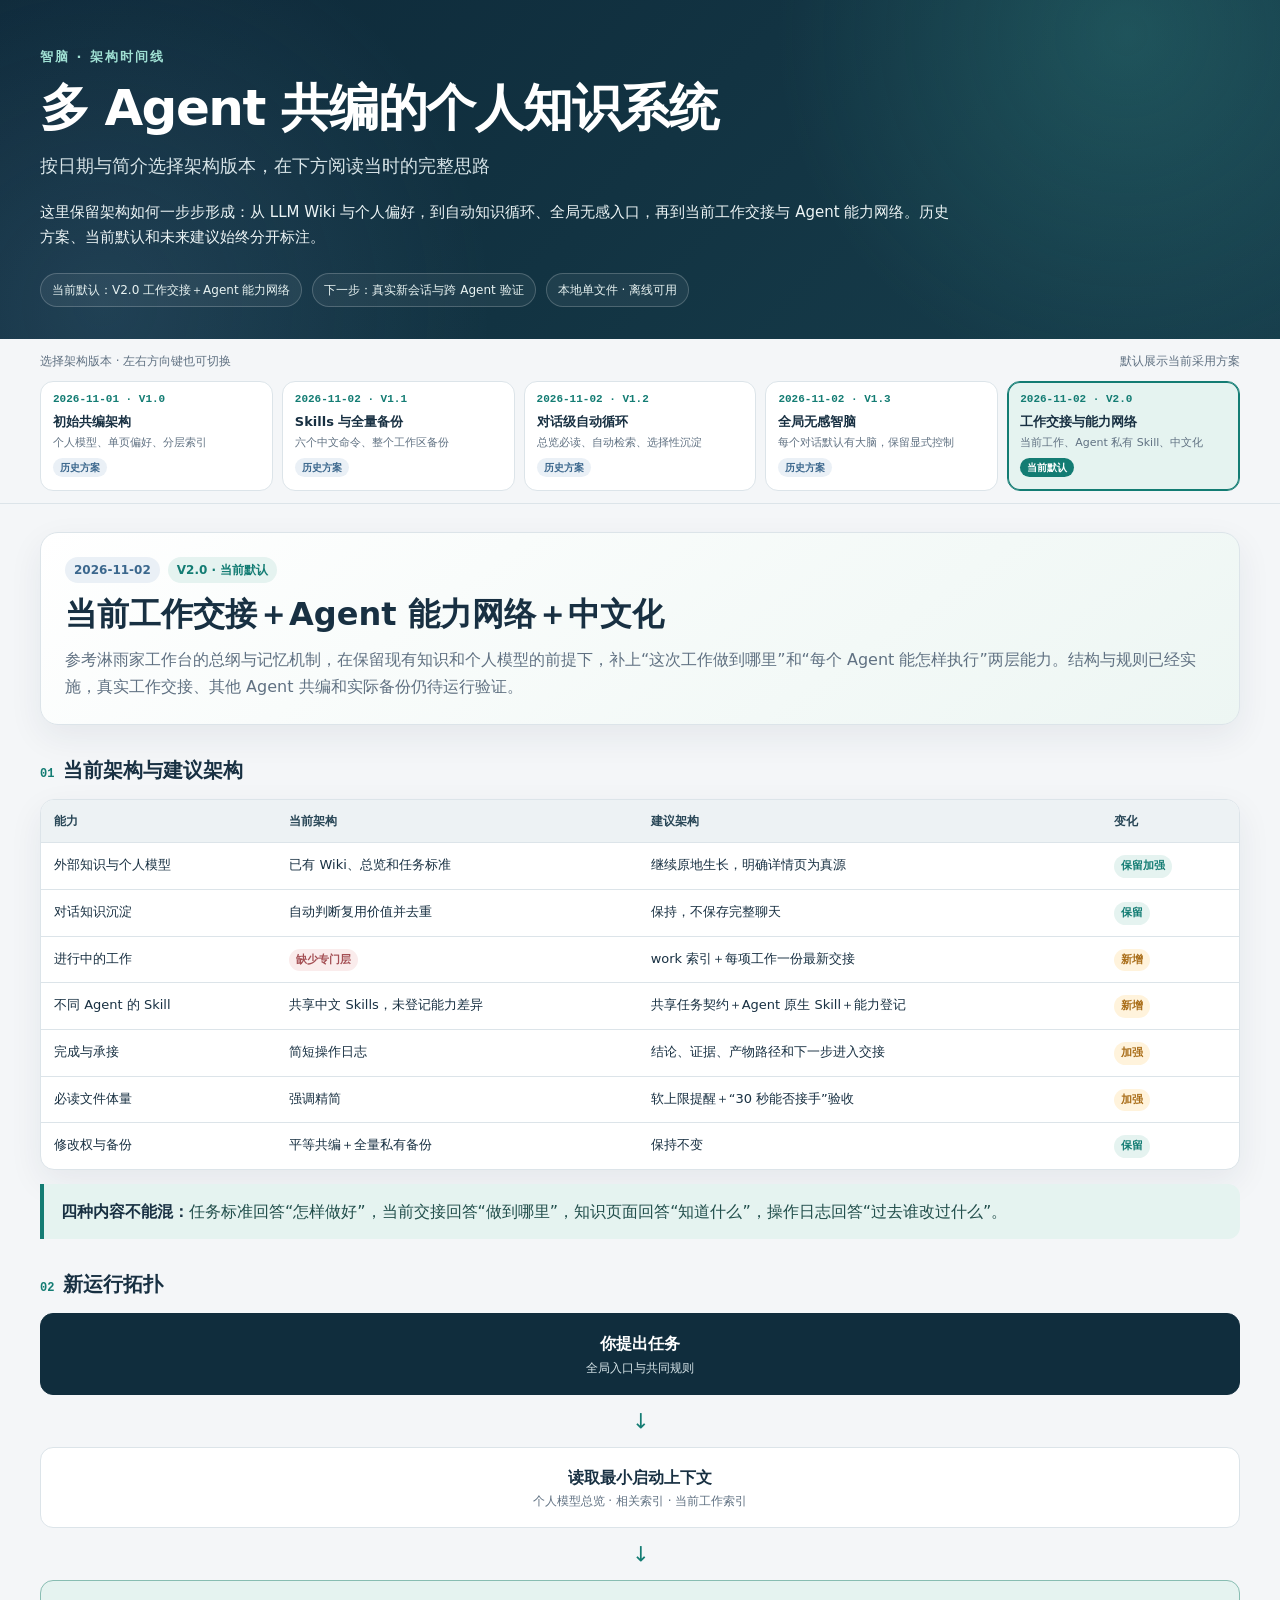
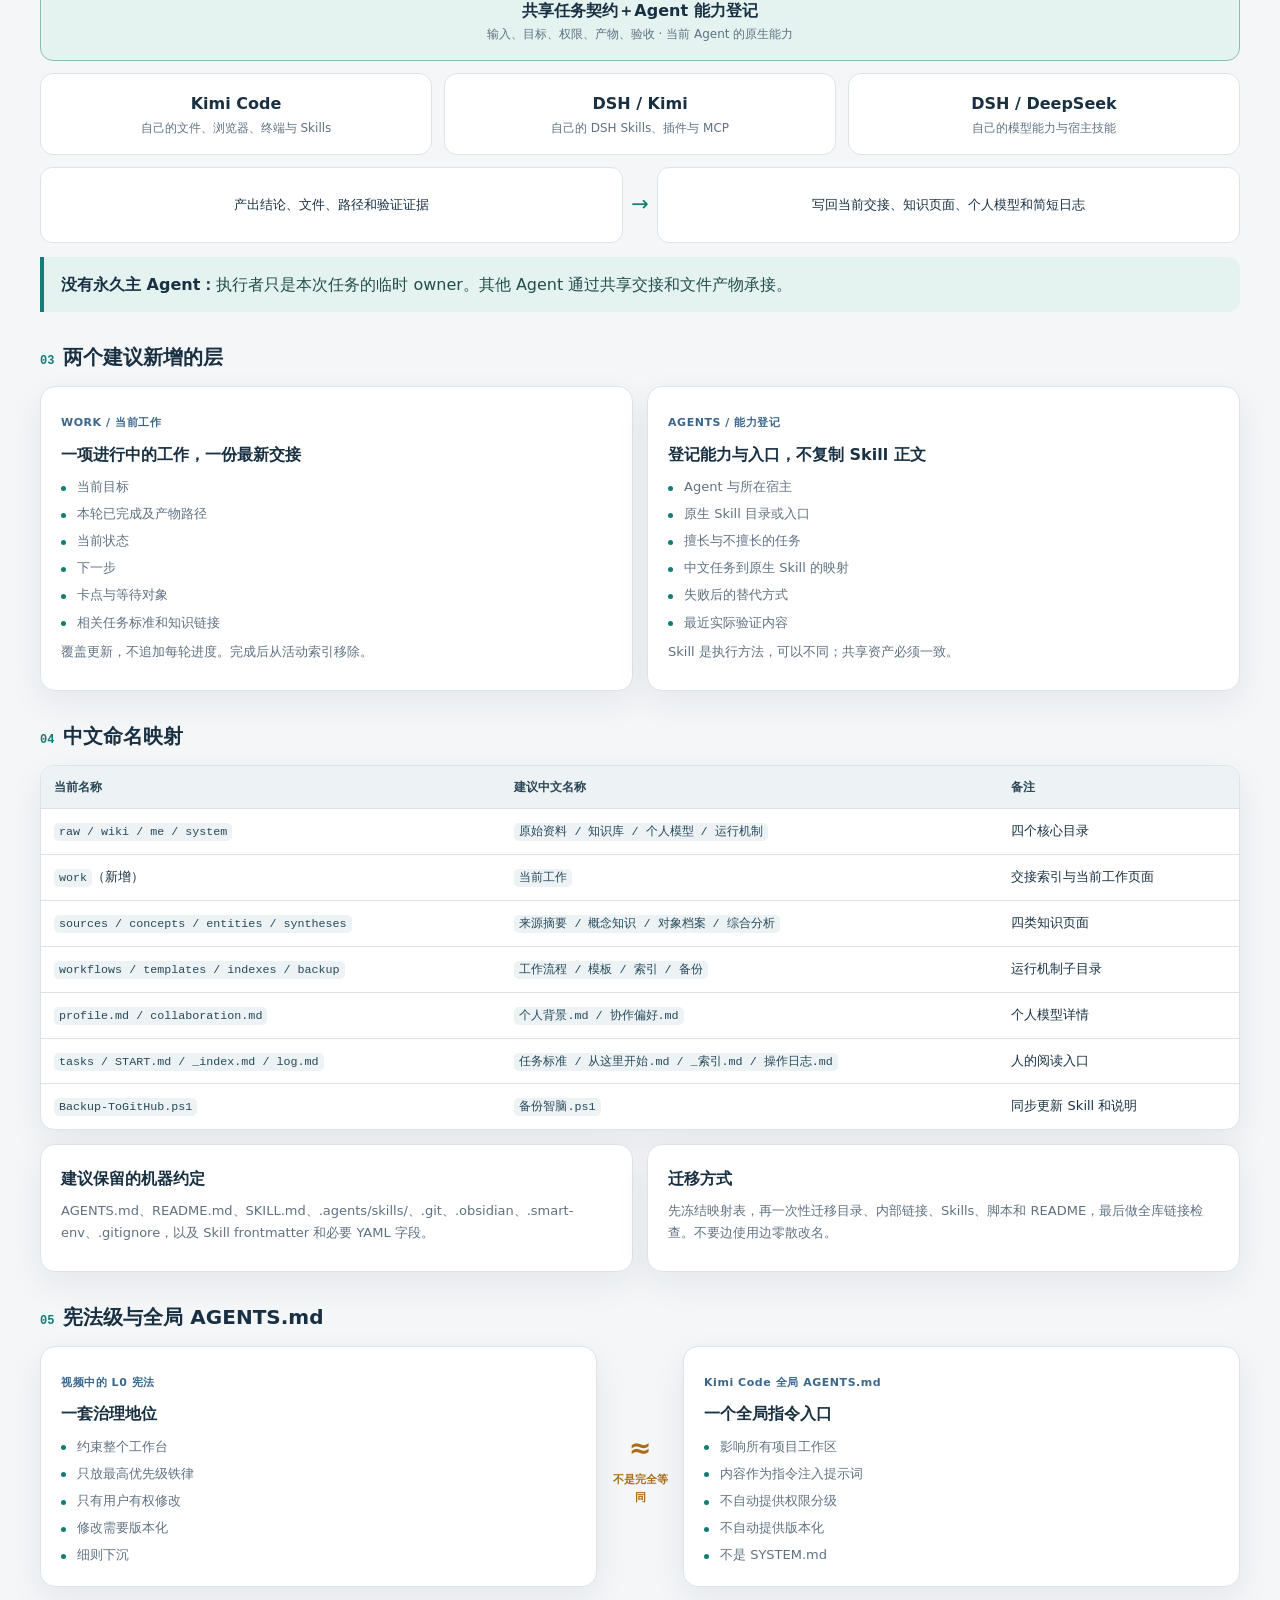
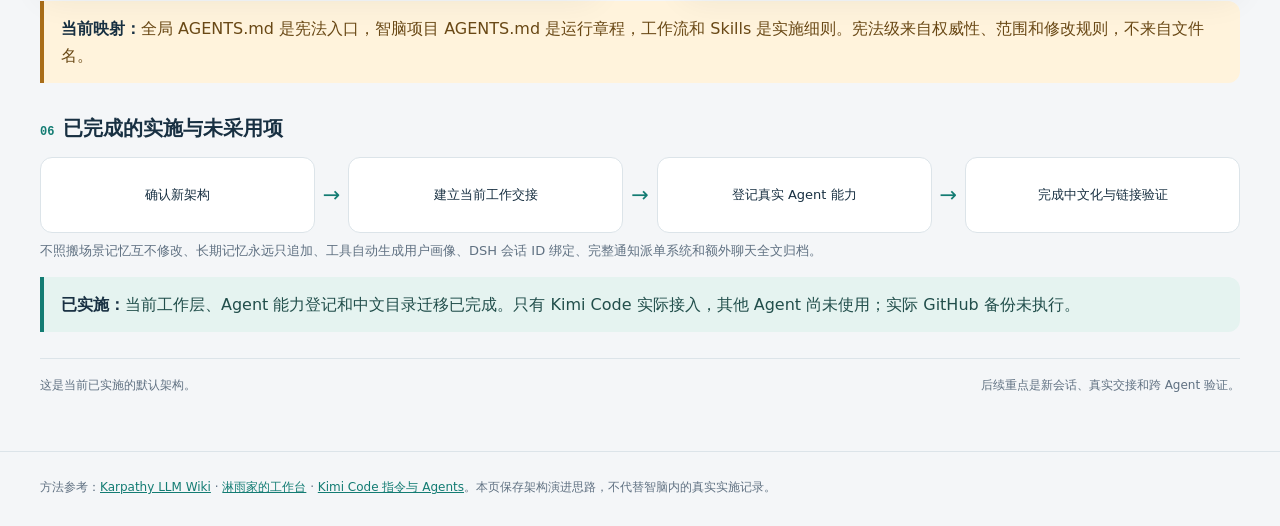
<file: research/multi-agent-knowledge-system.html>
<!DOCTYPE html>
<html lang="zh-CN">
<head>
  <meta charset="UTF-8">
  <meta name="viewport" content="width=device-width, initial-scale=1.0">
  <title>智脑架构时间线｜多 Agent 共编的个人知识系统</title>
  <style>
    :root {
      --ink: #183042;
      --muted: #607182;
      --paper: #f4f6f8;
      --card: #ffffff;
      --line: #dce4e9;
      --navy: #102d3d;
      --teal: #137c73;
      --teal-soft: #e5f3f0;
      --blue: #3b678d;
      --blue-soft: #eaf0f6;
      --gold: #a96d18;
      --gold-soft: #fff3dc;
      --rose: #a44f54;
      --rose-soft: #faecec;
      --shadow: 0 12px 34px rgba(24, 48, 66, 0.07);
      --radius: 18px;
    }
    * { box-sizing: border-box; }
    html { scroll-behavior: smooth; }
    body { margin: 0; color: var(--ink); background: var(--paper); font-family: "Microsoft YaHei", "PingFang SC", "Noto Sans CJK SC", system-ui, sans-serif; line-height: 1.7; }
    a { color: inherit; }
    button { font: inherit; }
    .wrap { width: min(1200px, calc(100% - 40px)); margin: 0 auto; }
    .hero { color: #fff; background: radial-gradient(circle at 88% 10%, rgba(69,181,164,.22), transparent 30%), radial-gradient(circle at 8% 90%, rgba(108,151,190,.18), transparent 32%), linear-gradient(135deg,#0d2838,#173e4c); padding: 46px 0 32px; }
    .eyebrow { color: #9fe0d3; font-size: 13px; font-weight: 700; letter-spacing: .15em; }
    h1 { margin: 10px 0 0; font-size: clamp(30px,5vw,50px); line-height: 1.2; letter-spacing: -.03em; }
    .hero-sub { margin: 13px 0 0; color: #d8e5e9; font-size: 18px; }
    .hero-note { max-width: 920px; margin: 18px 0 0; color: #edf5f6; font-size: 15px; }
    .hero-status { display: flex; flex-wrap: wrap; gap: 10px; margin-top: 22px; }
    .hero-status span { padding: 6px 11px; border: 1px solid rgba(255,255,255,.2); border-radius: 999px; background: rgba(255,255,255,.06); color: #e8f3f2; font-size: 12px; }

    .timeline-shell { position: sticky; top: 0; z-index: 20; padding: 12px 0; background: rgba(244,246,248,.96); border-bottom: 1px solid var(--line); backdrop-filter: blur(14px); }
    .timeline-title { display: flex; justify-content: space-between; gap: 12px; margin-bottom: 10px; color: var(--muted); font-size: 12px; }
    .version-tabs { display: grid; grid-template-columns: repeat(5,minmax(0,1fr)); gap: 9px; }
    .version-tab { min-width: 0; padding: 11px 12px; border: 1px solid var(--line); border-radius: 13px; background: #fff; color: var(--ink); text-align: left; cursor: pointer; transition: border-color .16s, background .16s, transform .16s; }
    .version-tab:hover { border-color: #8ebdb4; transform: translateY(-1px); }
    .version-tab:focus-visible { outline: 3px solid rgba(19,124,115,.25); outline-offset: 2px; }
    .version-tab[aria-selected="true"] { border-color: var(--teal); background: var(--teal-soft); box-shadow: inset 0 0 0 1px var(--teal); }
    .version-tab .date { display: block; color: var(--teal); font: 700 11px/1.2 ui-monospace, Consolas, monospace; }
    .version-tab .name { display: block; margin-top: 6px; font-size: 13px; font-weight: 700; line-height: 1.4; }
    .version-tab .summary { display: block; margin-top: 4px; color: var(--muted); font-size: 11px; line-height: 1.45; }
    .version-tab .state { display: inline-block; margin-top: 7px; padding: 1px 7px; border-radius: 999px; background: var(--blue-soft); color: var(--blue); font-size: 10px; font-weight: 700; }
    .version-tab.current .state { background: var(--teal); color: #fff; }
    .version-tab.proposal .state { background: var(--gold-soft); color: var(--gold); }

    main { padding: 28px 0 56px; }
    .version-panel[hidden] { display: none; }
    .version-panel { animation: enter .22s ease-out; }
    @keyframes enter { from { opacity: 0; transform: translateY(5px); } to { opacity: 1; transform: translateY(0); } }
    .version-head { padding: 24px; border: 1px solid var(--line); border-radius: var(--radius); background: linear-gradient(145deg,#fff,#edf6f3); box-shadow: var(--shadow); }
    .version-meta { display: flex; flex-wrap: wrap; gap: 8px; align-items: center; margin-bottom: 10px; }
    .badge { display: inline-block; padding: 3px 9px; border-radius: 999px; background: var(--teal-soft); color: var(--teal); font-size: 12px; font-weight: 700; }
    .badge.blue { background: var(--blue-soft); color: var(--blue); }
    .badge.gold { background: var(--gold-soft); color: var(--gold); }
    .badge.rose { background: var(--rose-soft); color: var(--rose); }
    .version-head h2 { margin: 0; font-size: clamp(24px,3vw,32px); line-height: 1.35; }
    .version-head p { margin: 9px 0 0; color: var(--muted); }
    .content-section { margin-top: 28px; }
    .content-section > h3 { margin-bottom: 12px; font-size: 20px; }
    .content-section > h3 .no { margin-right: 9px; color: var(--teal); font: 700 12px/1 ui-monospace, Consolas, monospace; }
    h4 { margin: 0 0 7px; font-size: 16px; }
    p { margin: 7px 0; }
    .card { padding: 20px; border: 1px solid var(--line); border-radius: 15px; background: var(--card); box-shadow: var(--shadow); }
    .grid { display: grid; gap: 14px; }
    .two { grid-template-columns: repeat(2,minmax(0,1fr)); }
    .three { grid-template-columns: repeat(3,minmax(0,1fr)); }
    .four { grid-template-columns: repeat(4,minmax(0,1fr)); }
    .small { color: var(--muted); font-size: 13px; }
    .strong { font-weight: 700; color: var(--ink); }
    .callout { margin-top: 14px; padding: 14px 17px; border-left: 4px solid var(--teal); border-radius: 0 12px 12px 0; background: var(--teal-soft); color: #214e4b; }
    .callout.gold { border-color: var(--gold); background: var(--gold-soft); color: #694815; }
    .callout.rose { border-color: var(--rose); background: var(--rose-soft); color: #713b40; }
    .clean { list-style: none; padding: 0; margin: 8px 0 0; }
    .clean li { position: relative; padding-left: 16px; }
    .clean li + li { margin-top: 5px; }
    .clean li::before { content: ""; position: absolute; left: 0; top: .75em; width: 5px; height: 5px; border-radius: 50%; background: var(--teal); }
    .tag { display: inline-block; margin-bottom: 8px; color: var(--blue); font-size: 11px; font-weight: 700; letter-spacing: .05em; }
    .flow { display: flex; align-items: stretch; gap: 8px; }
    .flow .step { flex: 1; display: grid; place-items: center; min-height: 76px; padding: 11px; border: 1px solid var(--line); border-radius: 12px; background: #fff; text-align: center; font-size: 13px; }
    .flow .arrow { align-self: center; color: var(--teal); font-size: 21px; }
    .flow.vertical { flex-direction: column; }
    .flow.vertical .arrow { text-align: center; transform: rotate(90deg); }
    .node-row { display: grid; grid-template-columns: repeat(3,1fr); gap: 12px; }
    .node { padding: 16px; border: 1px solid var(--line); border-radius: 13px; background: #fff; text-align: center; }
    .node b { display: block; }
    .node span { display: block; color: var(--muted); font-size: 12px; }
    .node.dark { border-color: var(--navy); background: var(--navy); color: #fff; }
    .node.dark span { color: #d6e4e8; }
    .node.green { border-color: #88bdb2; background: var(--teal-soft); }
    .node.gold { border-color: #dfbb80; background: var(--gold-soft); }
    .table-wrap { overflow-x: auto; border: 1px solid var(--line); border-radius: 14px; background: #fff; box-shadow: var(--shadow); }
    table { width: 100%; border-collapse: collapse; font-size: 13px; }
    th,td { padding: 11px 13px; border-bottom: 1px solid var(--line); text-align: left; vertical-align: top; }
    th { background: #edf2f4; color: #294757; font-size: 12px; }
    tr:last-child td { border-bottom: 0; }
    code { padding: 2px 5px; border-radius: 5px; background: #edf2f4; color: #254a5a; font-family: ui-monospace, Consolas, monospace; font-size: .9em; }
    pre { margin: 0; padding: 20px; overflow: auto; border-radius: 14px; background: #102b3a; color: #dcebef; font: 12px/1.75 ui-monospace, "Cascadia Code", Consolas, monospace; }
    .status { display: inline-block; padding: 2px 7px; border-radius: 999px; font-size: 11px; font-weight: 700; white-space: nowrap; }
    .status.yes { background: var(--teal-soft); color: var(--teal); }
    .status.no { background: var(--rose-soft); color: var(--rose); }
    .status.partial { background: var(--gold-soft); color: var(--gold); }
    .split { display: grid; grid-template-columns: 1fr 58px 1fr; gap: 14px; align-items: center; }
    .split .approx { color: var(--gold); text-align: center; font-size: 27px; font-weight: 700; }
    .split .approx span { display: block; font-size: 11px; }
    .version-footer { display: flex; justify-content: space-between; gap: 10px; margin-top: 26px; padding-top: 16px; border-top: 1px solid var(--line); color: var(--muted); font-size: 12px; }
    footer { padding: 25px 0 34px; border-top: 1px solid var(--line); color: var(--muted); font-size: 12px; }
    footer a { color: var(--teal); }
    noscript { display: block; padding: 20px; color: var(--rose); }

    @media (max-width: 980px) {
      .version-tabs { display: flex; overflow-x: auto; padding-bottom: 4px; scroll-snap-type: x proximity; }
      .version-tab { min-width: 205px; scroll-snap-align: start; }
      .four { grid-template-columns: repeat(2,minmax(0,1fr)); }
      .three { grid-template-columns: repeat(2,minmax(0,1fr)); }
    }
    @media (max-width: 680px) {
      .wrap { width: min(100% - 24px,1200px); }
      .hero { padding-top: 32px; }
      .timeline-title { display: block; }
      .timeline-title span { display: block; }
      .version-tabs { display: grid; grid-template-columns: repeat(2,minmax(0,1fr)); overflow: visible; }
      .version-tab { min-width: 0; }
      .two,.three,.four,.node-row { grid-template-columns: 1fr; }
      .flow { flex-direction: column; }
      .flow .arrow { text-align: center; transform: rotate(90deg); }
      .split { grid-template-columns: 1fr; }
      .version-head { padding: 19px; }
      .version-footer { flex-direction: column; }
      .card { padding: 17px; }
    }
    @media print {
      body { background: #fff; }
      .timeline-shell { position: static; }
      .version-tabs,.timeline-title { display: none; }
      .version-panel[hidden] { display: block; }
      .version-panel { break-before: page; animation: none; }
      .version-panel:first-of-type { break-before: auto; }
      .card,.table-wrap,.version-head { box-shadow: none; }
      .content-section { break-inside: avoid; }
    }
  </style>
</head>
<body>
  <header class="hero">
    <div class="wrap">
      <div class="eyebrow">智脑 · 架构时间线</div>
      <h1>多 Agent 共编的个人知识系统</h1>
      <p class="hero-sub">按日期与简介选择架构版本，在下方阅读当时的完整思路</p>
      <p class="hero-note">这里保留架构如何一步步形成：从 LLM Wiki 与个人偏好，到自动知识循环、全局无感入口，再到当前工作交接与 Agent 能力网络。历史方案、当前默认和未来建议始终分开标注。</p>
      <div class="hero-status"><span>当前默认：V2.0 工作交接＋Agent 能力网络</span><span>下一步：真实新会话与跨 Agent 验证</span><span>本地单文件 · 离线可用</span></div>
    </div>
  </header>

  <div class="timeline-shell">
    <div class="wrap">
      <div class="timeline-title"><span>选择架构版本 · 左右方向键也可切换</span><span>默认展示当前采用方案</span></div>
      <div class="version-tabs" role="tablist" aria-label="智脑架构版本时间线">
        <button class="version-tab" id="tab-v1-0" role="tab" aria-selected="false" aria-controls="v1-0" tabindex="-1" data-target="v1-0" data-short="初始共编架构">
          <span class="date">2026-11-01 · V1.0</span><span class="name">初始共编架构</span><span class="summary">个人模型、单页偏好、分层索引</span><span class="state">历史方案</span>
        </button>
        <button class="version-tab" id="tab-v1-1" role="tab" aria-selected="false" aria-controls="v1-1" tabindex="-1" data-target="v1-1" data-short="Skills 与全量备份">
          <span class="date">2026-11-02 · V1.1</span><span class="name">Skills 与全量备份</span><span class="summary">六个中文命令、整个工作区备份</span><span class="state">历史方案</span>
        </button>
        <button class="version-tab" id="tab-v1-2" role="tab" aria-selected="false" aria-controls="v1-2" tabindex="-1" data-target="v1-2" data-short="对话级自动循环">
          <span class="date">2026-11-02 · V1.2</span><span class="name">对话级自动循环</span><span class="summary">总览必读、自动检索、选择性沉淀</span><span class="state">历史方案</span>
        </button>
        <button class="version-tab" id="tab-v1-3" role="tab" aria-selected="false" aria-controls="v1-3" tabindex="-1" data-target="v1-3" data-short="全局无感智脑">
          <span class="date">2026-11-02 · V1.3</span><span class="name">全局无感智脑</span><span class="summary">每个对话默认有大脑，保留显式控制</span><span class="state">历史方案</span>
        </button>
        <button class="version-tab current" id="tab-v2-0" role="tab" aria-selected="true" aria-controls="v2-0" tabindex="0" data-target="v2-0" data-short="工作交接与能力网络">
          <span class="date">2026-11-02 · V2.0</span><span class="name">工作交接与能力网络</span><span class="summary">当前工作、Agent 私有 Skill、中文化</span><span class="state">当前默认</span>
        </button>
      </div>
    </div>
  </div>

  <noscript>请启用浏览器 JavaScript 以切换架构版本。打印时可在打印样式中展开全部版本。</noscript>

  <main class="wrap" id="version-detail">
    <article class="version-panel" id="v1-0" role="tabpanel" aria-labelledby="tab-v1-0" hidden>
      <div class="version-head">
        <div class="version-meta"><span class="badge blue">2026-11-01</span><span class="badge">V1.0 · 历史方案</span></div>
        <h2>初始共编架构：让知识和偏好一起复利</h2>
        <p>在现有 Obsidian 库中建立受控的“智脑”区域。Kimi Code、DSH / Kimi、DSH / DeepSeek 与你共同读写同一套 Markdown，而不是一个主 Agent 加若干只读助手。</p>
      </div>

      <section class="content-section">
        <h3><span class="no">01</span>核心角色与共同底座</h3>
        <div class="grid four">
          <div class="card"><span class="tag">KIMI CODE</span><h4>知识编译与维护者</h4><p class="small">阅读资料、检索、创建和修改页面、建立链接、检查一致性。</p></div>
          <div class="card"><span class="tag">LLM WIKI</span><h4>运行机制</h4><p class="small">不是另一个软件，而是入库、查询、学习和维护的方法。</p></div>
          <div class="card"><span class="tag">OBSIDIAN</span><h4>人与知识的界面</h4><p class="small">阅读、审阅、双链、图谱和人工修改。</p></div>
          <div class="card"><span class="tag">GITHUB</span><h4>私有备份</h4><p class="small">保存规则与知识，不作为日常运行时数据库。</p></div>
        </div>
        <div class="callout"><span class="strong">共同写日记：</span>每个 Agent 都能阅读、理解并修改其他 Agent 的内容。没有主从、没有上下文包、没有各自的私有知识副本。</div>
      </section>

      <section class="content-section">
        <h3><span class="no">02</span>四类资产</h3>
        <div class="grid four">
          <div class="card"><h4>raw / 外部原始资料</h4><p class="small">网页、论文、报告等来源，归档后原则上不修改，用于事实核查。</p></div>
          <div class="card"><h4>wiki / 编译知识</h4><p class="small">来源、概念、实体和综合页。新资料必须检查对旧知识的影响。</p></div>
          <div class="card"><h4>me / 个人模型</h4><p class="small">个人背景、协作偏好和任务标准分开维护。</p></div>
          <div class="card"><h4>system / 运行规则</h4><p class="small">共编规则、模板、索引、工作流和日志。</p></div>
        </div>
        <div class="callout gold"><span class="strong">生长不等于堆积：</span>新增、重写、合并、限定和淘汰都是生长，目标是当前理解更准确，而不是文件更多。</div>
      </section>

      <section class="content-section">
        <h3><span class="no">03</span>个人模型与单页任务偏好</h3>
        <div class="table-wrap">
          <table>
            <thead><tr><th>类型</th><th>回答的问题</th><th>维护方式</th></tr></thead>
            <tbody>
              <tr><td>个人背景</td><td>我是谁、工作性质、职业形象</td><td>帮助理解语境，不直接当作写作规则</td></tr>
              <tr><td>协作偏好</td><td>希望 Agent 怎样回答和合作</td><td>作为日常协作默认偏好</td></tr>
              <tr><td>任务标准</td><td>某项工作做到什么效果才算好</td><td>一项工作只维护一份活文档</td></tr>
              <tr><td>待确认观察</td><td>Agent 从行为和作品中推断的规律</td><td>未经确认不进入正式规则</td></tr>
            </tbody>
          </table>
        </div>
        <div class="flow">
          <div class="step">优秀作品<br>明确反馈</div><div class="arrow">→</div><div class="step">读取当前<br>任务文档</div><div class="arrow">→</div><div class="step">归纳共性<br>识别例外</div><div class="arrow">→</div><div class="step">必要确认</div><div class="arrow">→</div><div class="step">原地修订<br>清理失效规则</div>
        </div>
        <div class="callout"><span class="strong">个人偏好小而精：</span>不保存用于偏好学习的个人原始作品，不建立证据集合或日期版本，不让 Agent 自产内容自动成为新正例。</div>
        <p class="small"><b>优先级：</b>当次明确指令 ＞ 具体任务标准 ＞ 全局协作偏好 ＞ 个人背景推断。</p>
      </section>

      <section class="content-section">
        <h3><span class="no">04</span>分层索引与共编规则</h3>
        <div class="grid two">
          <div class="card"><h4>按需读取</h4><div class="flow vertical"><div class="step">L0 · START 根路由</div><div class="arrow">→</div><div class="step">L1 · 领域与主题索引</div><div class="arrow">→</div><div class="step">L2 · 相关知识页面</div><div class="arrow">→</div><div class="step">L3 · 必要时才读 raw 原文</div></div></div>
          <div class="card"><h4>共同编辑约定</h4><ul class="clean small"><li>先读后写，基于最新文件修改</li><li>原地演进，不建近义页面</li><li>尊重已确认规则</li><li>整合而非追加堆叠</li><li>事实、综合和推断分开</li><li>留下简短操作日志</li></ul></div>
        </div>
        <p class="small">索引的索引负责路由，全文搜索负责定位。数百页先用分层索引与全文搜索，规模增大后再增加机器目录、BM25 或混合检索。</p>
      </section>

      <section class="content-section">
        <h3><span class="no">05</span>运行闭环与权限</h3>
        <div class="grid three">
          <div class="card"><h4>Ingest / 入库</h4><p class="small">保存外部来源，创建来源摘要，更新相关概念和综合页。</p></div>
          <div class="card"><h4>Learn / 学习</h4><p class="small">从明确要求和优秀作品中精修任务标准。</p></div>
          <div class="card"><h4>Query / 查询</h4><p class="small">按索引读取最小上下文，有复用价值的成果才沉淀。</p></div>
          <div class="card"><h4>Lint / 维护</h4><p class="small">结构检查与语义检查分开，结构合格不等于事实正确。</p></div>
          <div class="card"><h4>Backup / 备份</h4><p class="small">私有 GitHub 只作备份，手动触发，不与问答绑定。</p></div>
          <div class="card"><h4>Evolve / 进化</h4><p class="small">发现重复建页、漏索引和误推断后修订规则本身。</p></div>
        </div>
        <div class="callout gold"><span class="strong">边界：</span>可自动做检索、索引、格式和明确指令更新；推断出的个人偏好、重要合并删除、重大结论变化和超出受控区域的修改先确认。</div>
      </section>
      <div class="version-footer"><span>这是后续版本的基础，不是当前最新默认。</span><span>下一页：Skills 与全量备份</span></div>
    </article>

    <article class="version-panel" id="v1-1" role="tabpanel" aria-labelledby="tab-v1-1" hidden>
      <div class="version-head">
        <div class="version-meta"><span class="badge blue">2026-11-02</span><span class="badge">V1.1 · 历史方案</span></div>
        <h2>中文 Skills 与整个工作区备份</h2>
        <p>把常用工作流变成容易记忆的中文命令，并明确用户拖放文件的位置。备份范围从知识内容扩展为整个智脑工作区，包括本地配置目录。</p>
      </div>

      <section class="content-section">
        <h3><span class="no">01</span>六个中文命令</h3>
        <div class="table-wrap">
          <table>
            <thead><tr><th>命令</th><th>用途</th><th>输入</th></tr></thead>
            <tbody>
              <tr><td><code>/skill:整理资料</code></td><td>查重、归档外部资料并更新 Wiki</td><td>待整理文件、URL 或文件路径</td></tr>
              <tr><td><code>/skill:查询智脑</code></td><td>分层索引与最小上下文查询</td><td>问题</td></tr>
              <tr><td><code>/skill:学习偏好</code></td><td>原地精修一项工作的唯一任务文档</td><td>例如“写工作信息”＋当前作品</td></tr>
              <tr><td><code>/skill:写工作信息</code></td><td>按当前任务标准创作</td><td>用途、读者、素材和要求</td></tr>
              <tr><td><code>/skill:检查智脑</code></td><td>检查链接、索引、结构和内容健康</td><td>可选检查范围</td></tr>
              <tr><td><code>/skill:备份智脑</code></td><td>立即执行整个工作区备份</td><td>显式调用即授权，不重复询问</td></tr>
            </tbody>
          </table>
        </div>
        <p class="small">Skills 位于 <code>.agents/skills/</code>，均设为仅显式调用；其他 Agent 可以读取对应的 <code>SKILL.md</code>。</p>
      </section>

      <section class="content-section">
        <h3><span class="no">02</span>文件入口</h3>
        <div class="grid two">
          <div class="card"><span class="tag">外部资料</span><h4>拖入 raw/待整理/</h4><p class="small">处理后移动到 raw 的相应主题目录，原文件内容保持不变。不能只生成孤立摘要。</p></div>
          <div class="card"><span class="tag">个人偏好学习</span><h4>直接在对话中提供</h4><p class="small">优秀工作信息不拖入 raw，只提炼规则并更新写工作信息任务文档。</p></div>
        </div>
      </section>

      <section class="content-section">
        <h3><span class="no">03</span>全量备份与自动执行 Skill</h3>
        <div class="grid two">
          <div class="card"><h4>备份范围</h4><ul class="clean small"><li>全部知识、规则、模板和脚本</li><li>全部中文 Skills</li><li>根目录已有文件</li><li>.obsidian/ 和 .smart-env/</li><li>只有 .git/ 内部元数据除外</li></ul></div>
          <div class="card"><h4>执行方式</h4><p class="small">备份 Skill 使用脚本的 AutoConfirm 模式，调用后实际执行，不是只向用户展示命令。直接运行脚本仍保留人工确认。</p><p class="small">目标仓库必须私有；保留敏感文件名、超大文件、远端不一致和禁止强推等检查。</p></div>
        </div>
        <div class="callout rose"><span class="strong">隐私边界：</span>配置目录也可能含个人或插件配置，整个工作区只能备份到私有 GitHub。普通对话不自动上传。</div>
      </section>

      <section class="content-section">
        <h3><span class="no">04</span>落地结构与加载</h3>
        <pre>智脑/
├─ README.md                  使用卡片与中文命令
├─ AGENTS.md                  共编规则
├─ START.md                   根路由
├─ .agents/skills/            六个中文 Skills
├─ raw/待整理/                外部文件入口
├─ wiki/                      编译知识
├─ me/                        个人模型
├─ system/                    工作流、模板、索引和备份
└─ log.md                     简短操作日志</pre>
        <p class="small">在 Kimi Code 中打开智脑项目后，通过 /reload 或新会话加载 Skills。本地 Git 用于项目识别，不等于已经备份。</p>
      </section>
      <div class="version-footer"><span>这一阶段解决“怎么好用、怎么备份”。</span><span>下一页：对话级自动循环</span></div>
    </article>

    <article class="version-panel" id="v1-2" role="tabpanel" aria-labelledby="tab-v1-2" hidden>
      <div class="version-head">
        <div class="version-meta"><span class="badge blue">2026-11-02</span><span class="badge">V1.2 · 历史方案</span></div>
        <h2>对话级自动循环：每次对话都带着你和相关知识</h2>
        <p>把个人模型读取、知识检索和知识沉淀从手动 Skill 扩展为智脑项目内的默认协议。重点不是全部读入，而是“总览必读、详情按需、当前任务必读”。</p>
      </div>

      <section class="content-section">
        <h3><span class="no">01</span>默认对话循环</h3>
        <div class="flow">
          <div class="step">读取个人模型总览</div><div class="arrow">→</div><div class="step">通过索引轻量检索</div><div class="arrow">→</div><div class="step">回答或创作</div><div class="arrow">→</div><div class="step">判断是否有复用价值</div><div class="arrow">→</div><div class="step">去重并写回</div>
        </div>
        <div class="callout"><span class="strong">同一话题不重复启动：</span>话题明显变化时针对新主题重新检索；没有相关知识就直接回答，不强行凑引用。</div>
      </section>

      <section class="content-section">
        <h3><span class="no">02</span>个人模型总览与详情</h3>
        <div class="grid three">
          <div class="card"><h4>me/_index.md</h4><p class="small">每个新对话必读。只放身份背景摘要、稳定协作偏好、任务标准清单和详情链接。</p></div>
          <div class="card"><h4>个人背景与协作详情</h4><p class="small">profile.md 与 collaboration.md 只在需要完整信息时展开。</p></div>
          <div class="card"><h4>任务标准</h4><p class="small">执行哪项工作就读取哪份任务文档，不加载所有无关任务标准。</p></div>
        </div>
        <p class="small">个人模型总览必须保持精简，不能变成第二份完整档案。修改详情后同步检查总览摘要。</p>
      </section>

      <section class="content-section">
        <h3><span class="no">03</span>轻量检索</h3>
        <div class="grid two">
          <div class="card"><h4>启动时</h4><ul class="clean small"><li>读取 AGENTS、START 和个人模型总览</li><li>判断问题类型和关键词</li><li>查看相关领域索引和元数据</li><li>有候选结果才读取正文或段落</li></ul></div>
          <div class="card"><h4>停止与展开</h4><ul class="clean small"><li>现有信息足够就停止扩大检索</li><li>事实核验或 Wiki 不足时才读 raw</li><li>只有实际使用页面才说明来源</li><li>检索不到时不假装知识库有答案</li></ul></div>
        </div>
      </section>

      <section class="content-section">
        <h3><span class="no">04</span>选择性自动沉淀</h3>
        <div class="grid two">
          <div class="card"><span class="tag">值得沉淀</span><ul class="clean small"><li>用户明确要求记住的内容</li><li>稳定的个人背景或偏好</li><li>可复用的方法、决策和比较</li><li>解决问题的经验与例外</li><li>有来源支持的新知识</li></ul></div>
          <div class="card"><span class="tag">不应沉淀</span><ul class="clean small"><li>寒暄、重复内容和一次性细节</li><li>未核实事实和 Agent 臆测</li><li>密码、凭据和偶然敏感信息</li><li>完整聊天记录</li><li>没有新信息的日常问答</li></ul></div>
        </div>
        <p class="small">采用“卡片化提炼、页面化沉淀”：结论、适用条件、来源性质和相关链接可以保持原子化，但优先合并进已有页面，不逢结论就新建文件。</p>
        <div class="callout gold"><span class="strong">个人推断仍需确认：</span>个人背景、协作偏好和任务规则的推断进入各自页面的待确认区；Agent 自产作品不能自动成为用户正例。</div>
      </section>

      <section class="content-section">
        <h3><span class="no">05</span>触发时机</h3>
        <p>每次回答完成前、话题转换时、长对话出现重要结论时进行轻量判断。不能依赖“关闭窗口”触发，因为 Agent 未必能收到会话结束事件。没有值得保存的内容时不写入，也不向用户额外汇报。</p>
      </section>
      <div class="version-footer"><span>这一阶段让智脑项目内的对话自动生长。</span><span>下一页：全局无感智脑</span></div>
    </article>

    <article class="version-panel" id="v1-3" role="tabpanel" aria-labelledby="tab-v1-3" hidden>
      <div class="version-head">
        <div class="version-meta"><span class="badge blue">2026-11-02</span><span class="badge">V1.3 · 历史方案</span></div>
        <h2>全局无感智脑：每个对话默认有大脑</h2>
        <p>选择“默认自动使用智脑”，而不是只有输入特定命令才调用。全局 Kimi Code 规则只负责找到智脑；完整规则、个人模型和知识仍只在智脑中维护一份。</p>
      </div>

      <section class="content-section">
        <h3><span class="no">01</span>为什么选择默认无感</h3>
        <div class="split">
          <div class="card"><span class="tag">默认使用智脑</span><h4>持续个人认知层</h4><p class="small">每次对话自然读取你的总览和相关知识，逐渐理解你的思路，并在有价值时整理知识。不要求你记得输入命令。</p></div>
          <div class="approx">＞<span>符合当前目标</span></div>
          <div class="card"><span class="tag">只有命令才使用</span><h4>按需检索工具</h4><p class="small">只有明确说“结合文档”才参与，容易错过隐含偏好、上下文和可沉淀内容，不符合长期协作者的目标。</p></div>
        </div>
        <div class="callout"><span class="strong">默认自动＋显式控制：</span>选项一作为默认，选项二保留为加强检索或特殊控制的方式，而不是互相排斥。</div>
      </section>

      <section class="content-section">
        <h3><span class="no">02</span>全局入口与项目章程</h3>
        <div class="flow">
          <div class="step">任意项目中的<br>Kimi Code 新对话</div><div class="arrow">→</div><div class="step">用户配置目录下的<br>全局 AGENTS.md 轻量入口</div><div class="arrow">→</div><div class="step">智脑目录下的 AGENTS.md<br>完整智脑规则</div><div class="arrow">→</div><div class="step">个人模型总览<br>相关索引与页面</div>
        </div>
        <div class="grid two" style="margin-top:14px;">
          <div class="card"><h4>全局文件只做什么</h4><ul class="clean small"><li>指出智脑位置</li><li>要求遵循默认读取、检索和沉淀协议</li><li>路径不可用时明确说明</li><li>普通对话不得触发备份</li></ul></div>
          <div class="card"><h4>全局文件不做什么</h4><ul class="clean small"><li>不复制整套宪法或个人资料</li><li>不保存完整知识库</li><li>不替代项目自身技术规则</li><li>不使用 SYSTEM.md 替换系统提示词</li></ul></div>
        </div>
      </section>

      <section class="content-section">
        <h3><span class="no">03</span>默认无感，但保留自然语言控制</h3>
        <div class="table-wrap">
          <table>
            <thead><tr><th>用户表达</th><th>智脑行为</th></tr></thead>
            <tbody>
              <tr><td>正常提问或工作</td><td>读取个人模型总览，轻量检索相关知识</td></tr>
              <tr><td>“深入结合一下智脑”</td><td>扩大检索范围，读取更多相关页面</td></tr>
              <tr><td>“这次不用智脑”</td><td>本次不读取、不写入智脑</td></tr>
              <tr><td>“这个不要记”</td><td>当前内容不沉淀</td></tr>
              <tr><td>“记住这个”或“以后照这个做”</td><td>记录到合适的个人模型或知识页面</td></tr>
              <tr><td>“继续上次的工作”</td><td>在建议架构中读取对应当前工作交接</td></tr>
            </tbody>
          </table>
        </div>
        <p class="small">这些控制语句是已确认的产品思路；是否已写入具体规则文件，应以实际实施记录为准。</p>
      </section>

      <section class="content-section">
        <h3><span class="no">04</span>无感不等于无边界</h3>
        <div class="grid three">
          <div class="card"><h4>每次自动</h4><p class="small">个人模型总览、相关索引检索、有复用价值知识的判断。</p></div>
          <div class="card"><h4>仍然确认</h4><p class="small">个人推断、推翻已确认规则、重要合并删除和重大结论变化。</p></div>
          <div class="card"><h4>始终不自动</h4><p class="small">完整聊天保存、敏感信息沉淀、全库读取、GitHub 备份和公开分享。</p></div>
        </div>
        <div class="callout gold"><span class="strong">生效范围：</span>全局入口用于所有 Kimi Code 工作区，但实际文件读取仍需 Agent 按规则执行。新会话是否按预期启动，应在真实新对话中验证。</div>
      </section>
      <div class="version-footer"><span>这是当前选择的默认交互方式。</span><span>下一页：工作交接与 Agent 能力网络</span></div>
    </article>

    <article class="version-panel" id="v2-0" role="tabpanel" aria-labelledby="tab-v2-0">
      <div class="version-head">
        <div class="version-meta"><span class="badge blue">2026-11-02</span><span class="badge">V2.0 · 当前默认</span></div>
        <h2>当前工作交接＋Agent 能力网络＋中文化</h2>
        <p>参考淋雨家工作台的总纲与记忆机制，在保留现有知识和个人模型的前提下，补上“这次工作做到哪里”和“每个 Agent 能怎样执行”两层能力。结构与规则已经实施，真实工作交接、其他 Agent 共编和实际备份仍待运行验证。</p>
      </div>

      <section class="content-section">
        <h3><span class="no">01</span>当前架构与建议架构</h3>
        <div class="table-wrap">
          <table>
            <thead><tr><th>能力</th><th>当前架构</th><th>建议架构</th><th>变化</th></tr></thead>
            <tbody>
              <tr><td>外部知识与个人模型</td><td>已有 Wiki、总览和任务标准</td><td>继续原地生长，明确详情页为真源</td><td><span class="status yes">保留加强</span></td></tr>
              <tr><td>对话知识沉淀</td><td>自动判断复用价值并去重</td><td>保持，不保存完整聊天</td><td><span class="status yes">保留</span></td></tr>
              <tr><td>进行中的工作</td><td><span class="status no">缺少专门层</span></td><td>work 索引＋每项工作一份最新交接</td><td><span class="status partial">新增</span></td></tr>
              <tr><td>不同 Agent 的 Skill</td><td>共享中文 Skills，未登记能力差异</td><td>共享任务契约＋Agent 原生 Skill＋能力登记</td><td><span class="status partial">新增</span></td></tr>
              <tr><td>完成与承接</td><td>简短操作日志</td><td>结论、证据、产物路径和下一步进入交接</td><td><span class="status partial">加强</span></td></tr>
              <tr><td>必读文件体量</td><td>强调精简</td><td>软上限提醒＋“30 秒能否接手”验收</td><td><span class="status partial">加强</span></td></tr>
              <tr><td>修改权与备份</td><td>平等共编＋全量私有备份</td><td>保持不变</td><td><span class="status yes">保留</span></td></tr>
            </tbody>
          </table>
        </div>
        <div class="callout"><span class="strong">四种内容不能混：</span>任务标准回答“怎样做好”，当前交接回答“做到哪里”，知识页面回答“知道什么”，操作日志回答“过去谁改过什么”。</div>
      </section>

      <section class="content-section">
        <h3><span class="no">02</span>新运行拓扑</h3>
        <div class="flow vertical">
          <div class="node dark"><b>你提出任务</b><span>全局入口与共同规则</span></div>
          <div class="arrow">→</div>
          <div class="node"><b>读取最小启动上下文</b><span>个人模型总览 · 相关索引 · 当前工作索引</span></div>
          <div class="arrow">→</div>
          <div class="node green"><b>共享任务契约＋Agent 能力登记</b><span>输入、目标、权限、产物、验收 · 当前 Agent 的原生能力</span></div>
        </div>
        <div class="node-row" style="margin-top:12px;">
          <div class="node"><b>Kimi Code</b><span>自己的文件、浏览器、终端与 Skills</span></div>
          <div class="node"><b>DSH / Kimi</b><span>自己的 DSH Skills、插件与 MCP</span></div>
          <div class="node"><b>DSH / DeepSeek</b><span>自己的模型能力与宿主技能</span></div>
        </div>
        <div class="flow" style="margin-top:12px;">
          <div class="step">产出结论、文件、路径和验证证据</div><div class="arrow">→</div><div class="step">写回当前交接、知识页面、个人模型和简短日志</div>
        </div>
        <div class="callout"><span class="strong">没有永久主 Agent：</span>执行者只是本次任务的临时 owner。其他 Agent 通过共享交接和文件产物承接。</div>
      </section>

      <section class="content-section">
        <h3><span class="no">03</span>两个建议新增的层</h3>
        <div class="grid two">
          <div class="card"><span class="tag">WORK / 当前工作</span><h4>一项进行中的工作，一份最新交接</h4><ul class="clean small"><li>当前目标</li><li>本轮已完成及产物路径</li><li>当前状态</li><li>下一步</li><li>卡点与等待对象</li><li>相关任务标准和知识链接</li></ul><p class="small">覆盖更新，不追加每轮进度。完成后从活动索引移除。</p></div>
          <div class="card"><span class="tag">AGENTS / 能力登记</span><h4>登记能力与入口，不复制 Skill 正文</h4><ul class="clean small"><li>Agent 与所在宿主</li><li>原生 Skill 目录或入口</li><li>擅长与不擅长的任务</li><li>中文任务到原生 Skill 的映射</li><li>失败后的替代方式</li><li>最近实际验证内容</li></ul><p class="small">Skill 是执行方法，可以不同；共享资产必须一致。</p></div>
        </div>
      </section>

      <section class="content-section">
        <h3><span class="no">04</span>中文命名映射</h3>
        <div class="table-wrap">
          <table>
            <thead><tr><th>当前名称</th><th>建议中文名称</th><th>备注</th></tr></thead>
            <tbody>
              <tr><td><code>raw / wiki / me / system</code></td><td><code>原始资料 / 知识库 / 个人模型 / 运行机制</code></td><td>四个核心目录</td></tr>
              <tr><td><code>work</code>（新增）</td><td><code>当前工作</code></td><td>交接索引与当前工作页面</td></tr>
              <tr><td><code>sources / concepts / entities / syntheses</code></td><td><code>来源摘要 / 概念知识 / 对象档案 / 综合分析</code></td><td>四类知识页面</td></tr>
              <tr><td><code>workflows / templates / indexes / backup</code></td><td><code>工作流程 / 模板 / 索引 / 备份</code></td><td>运行机制子目录</td></tr>
              <tr><td><code>profile.md / collaboration.md</code></td><td><code>个人背景.md / 协作偏好.md</code></td><td>个人模型详情</td></tr>
              <tr><td><code>tasks / START.md / _index.md / log.md</code></td><td><code>任务标准 / 从这里开始.md / _索引.md / 操作日志.md</code></td><td>人的阅读入口</td></tr>
              <tr><td><code>Backup-ToGitHub.ps1</code></td><td><code>备份智脑.ps1</code></td><td>同步更新 Skill 和说明</td></tr>
            </tbody>
          </table>
        </div>
        <div class="grid two" style="margin-top:14px;">
          <div class="card"><h4>建议保留的机器约定</h4><p class="small">AGENTS.md、README.md、SKILL.md、.agents/skills/、.git、.obsidian、.smart-env、.gitignore，以及 Skill frontmatter 和必要 YAML 字段。</p></div>
          <div class="card"><h4>迁移方式</h4><p class="small">先冻结映射表，再一次性迁移目录、内部链接、Skills、脚本和 README，最后做全库链接检查。不要边使用边零散改名。</p></div>
        </div>
      </section>

      <section class="content-section">
        <h3><span class="no">05</span>宪法级与全局 AGENTS.md</h3>
        <div class="split">
          <div class="card"><span class="tag">视频中的 L0 宪法</span><h4>一套治理地位</h4><ul class="clean small"><li>约束整个工作台</li><li>只放最高优先级铁律</li><li>只有用户有权修改</li><li>修改需要版本化</li><li>细则下沉</li></ul></div>
          <div class="approx">≈<span>不是完全等同</span></div>
          <div class="card"><span class="tag">Kimi Code 全局 AGENTS.md</span><h4>一个全局指令入口</h4><ul class="clean small"><li>影响所有项目工作区</li><li>内容作为指令注入提示词</li><li>不自动提供权限分级</li><li>不自动提供版本化</li><li>不是 SYSTEM.md</li></ul></div>
        </div>
        <div class="callout gold"><span class="strong">当前映射：</span>全局 AGENTS.md 是宪法入口，智脑项目 AGENTS.md 是运行章程，工作流和 Skills 是实施细则。宪法级来自权威性、范围和修改规则，不来自文件名。</div>
      </section>

      <section class="content-section">
        <h3><span class="no">06</span>已完成的实施与未采用项</h3>
        <div class="flow">
          <div class="step">确认新架构</div><div class="arrow">→</div><div class="step">建立当前工作交接</div><div class="arrow">→</div><div class="step">登记真实 Agent 能力</div><div class="arrow">→</div><div class="step">完成中文化与链接验证</div>
        </div>
        <p class="small">不照搬场景记忆互不修改、长期记忆永远只追加、工具自动生成用户画像、DSH 会话 ID 绑定、完整通知派单系统和额外聊天全文归档。</p>
        <div class="callout"><span class="strong">已实施：</span>当前工作层、Agent 能力登记和中文目录迁移已完成。只有 Kimi Code 实际接入，其他 Agent 尚未使用；实际 GitHub 备份未执行。</div>
      </section>
      <div class="version-footer"><span>这是当前已实施的默认架构。</span><span>后续重点是新会话、真实交接和跨 Agent 验证。</span></div>
    </article>
  </main>

  <footer>
    <div class="wrap">方法参考：<a href="https://gist.github.com/karpathy/442a6bf555914893e9891c11519de94f">Karpathy LLM Wiki</a> · <a href="https://github.com/mashanglinyu/luanyujia-workbench">淋雨家的工作台</a> · <a href="https://www.kimi.com/code/docs/en/kimi-code-cli/customization/agents.html">Kimi Code 指令与 Agents</a>。本页保存架构演进思路，不代替智脑内的真实实施记录。</div>
  </footer>

  <script>
    const tabs = Array.from(document.querySelectorAll('.version-tab'));
    const panels = Array.from(document.querySelectorAll('.version-panel'));

    function selectVersion(id, updateHash = true) {
      const selected = tabs.find(tab => tab.dataset.target === id);
      if (!selected) return;
      tabs.forEach(tab => {
        const active = tab === selected;
        tab.setAttribute('aria-selected', String(active));
        tab.tabIndex = active ? 0 : -1;
      });
      panels.forEach(panel => {
        panel.hidden = panel.id !== id;
      });
      if (updateHash) history.replaceState(null, '', '#' + id);
      document.title = selected.dataset.short + '｜智脑架构时间线';
    }

    tabs.forEach((tab, index) => {
      tab.addEventListener('click', () => selectVersion(tab.dataset.target));
      tab.addEventListener('keydown', event => {
        let nextIndex = null;
        if (event.key === 'ArrowRight') nextIndex = (index + 1) % tabs.length;
        if (event.key === 'ArrowLeft') nextIndex = (index - 1 + tabs.length) % tabs.length;
        if (event.key === 'Home') nextIndex = 0;
        if (event.key === 'End') nextIndex = tabs.length - 1;
        if (nextIndex !== null) {
          event.preventDefault();
          tabs[nextIndex].focus();
          selectVersion(tabs[nextIndex].dataset.target);
        }
      });
    });

    const initial = location.hash.slice(1);
    selectVersion(panels.some(panel => panel.id === initial) ? initial : 'v2-0', false);
  </script>
</body>
</html>
</file>
<file: styles.css>
/* ============================================================
 * 智脑 · 个人研究站 —— 样式
 * 深墨黑 × 青绿主光 × 紫色辅助光 · 玻璃质感 · 数字研究实验室
 * ============================================================ */

:root {
  --bg: #07090d;
  --bg-2: #0b0f15;
  --ink: #e9eef4;
  --ink-muted: #9aa8b6;
  --ink-faint: #6b7887;
  --teal: #35e0c8;
  --teal-soft: rgba(53, 224, 200, 0.14);
  --purple: #a78bfa;
  --purple-soft: rgba(167, 139, 250, 0.13);
  --line: rgba(255, 255, 255, 0.08);
  --glass: rgba(255, 255, 255, 0.04);
  --glass-strong: rgba(17, 23, 31, 0.72);
  --radius: 16px;
  --font:
    "PingFang SC", "Hiragino Sans GB", "Microsoft YaHei",
    "Noto Sans CJK SC", "Source Han Sans SC", system-ui, sans-serif;
  --mono: ui-monospace, "SF Mono", Consolas, "Courier New", monospace;
  --nav-h: 64px;
  --maxw: 1120px;
}

* { box-sizing: border-box; }

html {
  scroll-behavior: smooth;
  scroll-padding-top: calc(var(--nav-h) + 16px);
}

body {
  margin: 0;
  background: var(--bg);
  color: var(--ink);
  font-family: var(--font);
  font-size: 16px;
  line-height: 1.75;
  overflow-x: hidden;
  -webkit-font-smoothing: antialiased;
}

::selection { background: rgba(53, 224, 200, 0.3); }

/* 全局细网格 + 噪点背景 */
body::before {
  content: "";
  position: fixed;
  inset: 0;
  z-index: -2;
  background-image:
    linear-gradient(rgba(255, 255, 255, 0.028) 1px, transparent 1px),
    linear-gradient(90deg, rgba(255, 255, 255, 0.028) 1px, transparent 1px);
  background-size: 44px 44px;
  mask-image: radial-gradient(ellipse 90% 70% at 50% 0%, #000 30%, transparent 100%);
}

body::after {
  content: "";
  position: fixed;
  inset: 0;
  z-index: -1;
  pointer-events: none;
  opacity: 0.05;
  background-image: url("data:image/svg+xml,%3Csvg xmlns='http://www.w3.org/2000/svg' width='160' height='160'%3E%3Cfilter id='n'%3E%3CfeTurbulence type='fractalNoise' baseFrequency='0.9' numOctaves='2'/%3E%3C/filter%3E%3Crect width='160' height='160' filter='url(%23n)'/%3E%3C/svg%3E");
}

/* 青绿 / 紫色氛围光 */
main::before {
  content: "";
  position: fixed;
  top: -20vh;
  left: -10vw;
  width: 55vw;
  height: 55vw;
  max-width: 720px;
  max-height: 720px;
  z-index: -1;
  pointer-events: none;
  background: radial-gradient(circle, rgba(53, 224, 200, 0.09), transparent 62%);
}
main::after {
  content: "";
  position: fixed;
  top: 30vh;
  right: -14vw;
  width: 48vw;
  height: 48vw;
  max-width: 640px;
  max-height: 640px;
  z-index: -1;
  pointer-events: none;
  background: radial-gradient(circle, rgba(167, 139, 250, 0.09), transparent 62%);
}

/* ---------- 可访问性 ---------- */
.skip-link {
  position: absolute;
  left: 16px;
  top: -64px;
  z-index: 200;
  padding: 10px 18px;
  background: var(--teal);
  color: #06231e;
  font-weight: 700;
  border-radius: 8px;
  text-decoration: none;
  transition: top 0.2s ease;
}
.skip-link:focus { top: 12px; }

:focus-visible {
  outline: 2px solid var(--teal);
  outline-offset: 3px;
  border-radius: 4px;
}

/* ---------- 滚动进度 ---------- */
.scroll-progress {
  position: fixed;
  top: 0;
  left: 0;
  height: 2px;
  width: 0%;
  z-index: 150;
  background: linear-gradient(90deg, var(--teal), var(--purple));
}

/* ---------- 导航 ---------- */
.site-nav {
  position: sticky;
  top: 0;
  z-index: 100;
  backdrop-filter: blur(14px);
  -webkit-backdrop-filter: blur(14px);
  background: rgba(7, 9, 13, 0.55);
  border-bottom: 1px solid transparent;
  transition: border-color 0.3s ease, background 0.3s ease;
}
.site-nav.scrolled {
  background: var(--glass-strong);
  border-bottom-color: var(--line);
}

.nav-inner {
  max-width: var(--maxw);
  margin: 0 auto;
  height: var(--nav-h);
  padding: 0 24px;
  display: flex;
  align-items: center;
  justify-content: space-between;
  gap: 16px;
}

.brand {
  display: inline-flex;
  align-items: center;
  gap: 10px;
  color: var(--ink);
  font-weight: 700;
  letter-spacing: 0.04em;
  text-decoration: none;
  white-space: nowrap;
}

.brand-mark { width: 26px; height: 26px; flex: none; }
.brand-mark circle { fill: var(--teal); }
.brand-mark circle:nth-of-type(2) { fill: var(--purple); }
.brand-mark circle:nth-of-type(4) { fill: var(--purple); opacity: 0.75; }
.brand-mark path {
  stroke: rgba(233, 238, 244, 0.55);
  stroke-width: 1.2;
  fill: none;
}

.nav-links {
  display: flex;
  align-items: center;
  gap: 4px;
}
.nav-links a {
  color: var(--ink-muted);
  text-decoration: none;
  font-size: 14.5px;
  padding: 8px 14px;
  border-radius: 999px;
  transition: color 0.2s ease, background 0.2s ease;
}
.nav-links a:hover { color: var(--ink); background: var(--glass); }
.nav-links a.active { color: var(--teal); background: var(--teal-soft); }

.nav-toggle {
  display: none;
  flex-direction: column;
  justify-content: center;
  gap: 5px;
  width: 42px;
  height: 42px;
  padding: 9px;
  background: var(--glass);
  border: 1px solid var(--line);
  border-radius: 10px;
  cursor: pointer;
}
.nav-toggle span {
  display: block;
  height: 2px;
  width: 100%;
  background: var(--ink);
  border-radius: 2px;
  transition: transform 0.25s ease, opacity 0.25s ease;
}
.nav-toggle[aria-expanded="true"] span:nth-child(1) { transform: translateY(7px) rotate(45deg); }
.nav-toggle[aria-expanded="true"] span:nth-child(2) { opacity: 0; }
.nav-toggle[aria-expanded="true"] span:nth-child(3) { transform: translateY(-7px) rotate(-45deg); }

/* ---------- 首屏 ---------- */
.hero {
  position: relative;
  min-height: min(92vh, 860px);
  display: flex;
  align-items: center;
  overflow: hidden;
}
.hero-canvas {
  position: absolute;
  inset: 0;
  width: 100%;
  height: 100%;
}
.hero-grid {
  position: absolute;
  inset: 0;
  pointer-events: none;
  background:
    radial-gradient(ellipse 60% 55% at 72% 38%, rgba(167, 139, 250, 0.10), transparent 70%),
    radial-gradient(ellipse 70% 60% at 30% 70%, rgba(53, 224, 200, 0.08), transparent 70%);
}

.hero-inner {
  position: relative;
  z-index: 2;
  max-width: var(--maxw);
  margin: 0 auto;
  padding: 96px 24px 72px;
  width: 100%;
}

.hero-eyebrow {
  font-size: 14px;
  letter-spacing: 0.22em;
  color: var(--teal);
  margin: 0 0 20px;
}
.hero-eyebrow::before {
  content: "";
  display: inline-block;
  width: 26px;
  height: 1px;
  background: var(--teal);
  vertical-align: middle;
  margin-right: 12px;
}

.hero-title {
  font-size: clamp(2.4rem, 6.5vw, 4.4rem);
  line-height: 1.18;
  letter-spacing: 0.02em;
  font-weight: 800;
  margin: 0 0 24px;
  max-width: 15em;
}
.hero-title .accent {
  background: linear-gradient(100deg, var(--teal) 10%, var(--purple) 90%);
  -webkit-background-clip: text;
  background-clip: text;
  color: transparent;
}

.hero-intro {
  color: var(--ink-muted);
  font-size: clamp(1rem, 1.6vw, 1.15rem);
  max-width: 34em;
  margin: 0 0 36px;
}

.hero-cta { display: flex; flex-wrap: wrap; gap: 14px; margin-bottom: 56px; }

.btn {
  display: inline-flex;
  align-items: center;
  gap: 8px;
  padding: 13px 28px;
  border-radius: 999px;
  font-size: 15px;
  font-weight: 600;
  text-decoration: none;
  transition: transform 0.2s ease, box-shadow 0.2s ease, background 0.2s ease;
}
.btn-primary {
  background: linear-gradient(120deg, var(--teal), #22b8a4);
  color: #06231e;
  box-shadow: 0 6px 28px rgba(53, 224, 200, 0.25);
}
.btn-primary:hover { transform: translateY(-2px); box-shadow: 0 10px 34px rgba(53, 224, 200, 0.35); }
.btn-ghost {
  color: var(--ink);
  border: 1px solid var(--line);
  background: var(--glass);
}
.btn-ghost:hover { transform: translateY(-2px); border-color: rgba(167, 139, 250, 0.5); }

.hero-stats {
  display: flex;
  flex-wrap: wrap;
  gap: 16px 48px;
  margin: 0;
  padding: 24px 0 0;
  border-top: 1px solid var(--line);
  max-width: 640px;
}
.hero-stats .stat {
  display: flex;
  flex-direction: column;
}
.hero-stats .stat-value {
  order: -1;
  font-size: clamp(1.9rem, 3.4vw, 2.6rem);
  font-weight: 800;
  color: var(--ink);
  font-variant-numeric: tabular-nums;
  line-height: 1.2;
}
.hero-stats .stat-value em {
  font-style: normal;
  font-size: 0.5em;
  color: var(--teal);
  margin-left: 2px;
}
.hero-stats .stat-label { color: var(--ink-faint); font-size: 13.5px; margin: 4px 0 0; }

/* ---------- 章节通用 ---------- */
.section {
  max-width: var(--maxw);
  margin: 0 auto;
  padding: 96px 24px 32px;
}

.section-head { max-width: 720px; margin-bottom: 44px; }
.section-kicker {
  font-family: var(--mono);
  font-size: 12.5px;
  letter-spacing: 0.28em;
  text-transform: uppercase;
  color: var(--purple);
  margin: 0 0 10px;
}
.section-head h2 {
  font-size: clamp(1.7rem, 3.6vw, 2.4rem);
  letter-spacing: 0.03em;
  margin: 0 0 14px;
}
.section-desc { color: var(--ink-muted); margin: 0; }

.subhead {
  font-size: 1.05rem;
  color: var(--ink-faint);
  font-weight: 600;
  letter-spacing: 0.12em;
  margin: 48px 0 20px;
}
.subhead::before {
  content: "";
  display: inline-block;
  width: 10px;
  height: 10px;
  border: 1.5px dashed var(--ink-faint);
  border-radius: 3px;
  margin-right: 10px;
  vertical-align: baseline;
}

/* ---------- 卡片 ---------- */
.card-grid {
  display: grid;
  grid-template-columns: repeat(auto-fit, minmax(min(100%, 340px), 1fr));
  gap: 20px;
}

.card {
  position: relative;
  display: flex;
  flex-direction: column;
  padding: 28px;
  border-radius: var(--radius);
  background: var(--glass);
  border: 1px solid var(--line);
  backdrop-filter: blur(10px);
  -webkit-backdrop-filter: blur(10px);
  transition: transform 0.25s ease, border-color 0.25s ease, box-shadow 0.25s ease;
  will-change: transform;
}
.card:hover {
  border-color: rgba(53, 224, 200, 0.35);
  box-shadow: 0 18px 48px rgba(0, 0, 0, 0.45), 0 0 0 1px rgba(53, 224, 200, 0.08);
}
.card::before {
  content: "";
  position: absolute;
  top: 0;
  left: 24px;
  right: 24px;
  height: 1px;
  background: linear-gradient(90deg, transparent, rgba(53, 224, 200, 0.55), transparent);
  opacity: 0;
  transition: opacity 0.3s ease;
}
.card:hover::before { opacity: 1; }

.card-type {
  font-family: var(--mono);
  font-size: 12px;
  letter-spacing: 0.18em;
  color: var(--teal);
  margin: 0 0 12px;
}
.card h3 {
  font-size: 1.28rem;
  letter-spacing: 0.02em;
  line-height: 1.4;
  margin: 0 0 12px;
}
.card-summary { color: var(--ink-muted); font-size: 14.5px; margin: 0 0 18px; flex: 1; }

.tag-row { display: flex; flex-wrap: wrap; gap: 8px; margin: 0 0 20px; }
.tag {
  font-size: 12px;
  color: var(--ink-muted);
  padding: 3px 11px;
  border-radius: 999px;
  border: 1px solid var(--line);
  background: rgba(255, 255, 255, 0.03);
}

.card-foot {
  display: flex;
  align-items: center;
  justify-content: space-between;
  gap: 12px;
  flex-wrap: wrap;
}
.card-status {
  font-size: 12.5px;
  color: var(--purple);
  padding: 4px 12px;
  border-radius: 999px;
  background: var(--purple-soft);
  border: 1px solid rgba(167, 139, 250, 0.3);
  white-space: nowrap;
}
.card-link {
  display: inline-flex;
  align-items: center;
  gap: 6px;
  color: var(--teal);
  font-size: 14px;
  font-weight: 600;
  text-decoration: none;
}
.card-link svg { transition: transform 0.2s ease; }
.card-link:hover svg { transform: translate(2px, -2px); }
.card-link::after { content: ""; }

/* 预留方向卡片：虚线、暗色，与真实成果明确区分 */
.card-reserved {
  border-style: dashed;
  border-color: rgba(255, 255, 255, 0.14);
  background: rgba(255, 255, 255, 0.015);
}
.card-reserved:hover { border-color: rgba(167, 139, 250, 0.45); box-shadow: none; }
.card-reserved .card-type { color: var(--ink-faint); }
.card-reserved .reserved-note {
  display: inline-flex;
  align-items: center;
  gap: 7px;
  font-size: 12.5px;
  color: var(--ink-faint);
  margin: 0 0 12px;
}
.card-reserved .reserved-note::before {
  content: "";
  width: 7px;
  height: 7px;
  border-radius: 50%;
  border: 1.5px solid var(--ink-faint);
}

/* ---------- 研究框架：流程 ---------- */
.flow {
  display: grid;
  grid-template-columns: repeat(4, 1fr);
  gap: 0;
  margin-bottom: 44px;
  padding: 30px 26px;
  border-radius: var(--radius);
  border: 1px solid var(--line);
  background: var(--glass);
}
.flow-node { text-align: center; position: relative; padding: 0 10px; }
.flow-node:not(:last-child)::after {
  content: "";
  position: absolute;
  top: 26px;
  right: -13px;
  width: 26px;
  height: 1.5px;
  background: linear-gradient(90deg, var(--teal), var(--purple));
}
.flow-icon {
  width: 52px;
  height: 52px;
  margin: 0 auto 14px;
  border-radius: 14px;
  display: flex;
  align-items: center;
  justify-content: center;
  background: var(--teal-soft);
  border: 1px solid rgba(53, 224, 200, 0.3);
}
.flow-node:nth-child(even) .flow-icon {
  background: var(--purple-soft);
  border-color: rgba(167, 139, 250, 0.35);
}
.flow-icon svg { width: 24px; height: 24px; stroke: var(--teal); fill: none; stroke-width: 1.6; }
.flow-node:nth-child(even) .flow-icon svg { stroke: var(--purple); }
.flow-node h3 { font-size: 15.5px; margin: 0 0 6px; letter-spacing: 0.04em; }
.flow-node p { font-size: 12.5px; color: var(--ink-faint); margin: 0; }

.principle-grid {
  display: grid;
  grid-template-columns: repeat(auto-fit, minmax(min(100%, 240px), 1fr));
  gap: 16px;
}
.principle {
  padding: 22px 24px;
  border-radius: var(--radius);
  border: 1px solid var(--line);
  background: rgba(255, 255, 255, 0.02);
}
.principle h3 {
  font-size: 15.5px;
  margin: 0 0 8px;
  color: var(--teal);
  letter-spacing: 0.06em;
}
.principle:nth-child(even) h3 { color: var(--purple); }
.principle p { font-size: 13.5px; color: var(--ink-muted); margin: 0; }

/* ---------- 未来实验 ---------- */
.roadmap-grid {
  display: grid;
  grid-template-columns: repeat(auto-fit, minmax(min(100%, 280px), 1fr));
  gap: 16px;
}
.roadmap-item {
  padding: 24px;
  border-radius: var(--radius);
  border: 1px dashed rgba(255, 255, 255, 0.16);
  background: rgba(255, 255, 255, 0.015);
}
.roadmap-phase {
  display: inline-block;
  font-family: var(--mono);
  font-size: 11.5px;
  letter-spacing: 0.14em;
  color: var(--ink-faint);
  border: 1px solid var(--line);
  padding: 3px 10px;
  border-radius: 999px;
  margin-bottom: 14px;
}
.roadmap-item h3 { font-size: 1.05rem; margin: 0 0 8px; }
.roadmap-item p { font-size: 13.5px; color: var(--ink-muted); margin: 0; }

/* ---------- 更新动态时间线 ---------- */
.timeline {
  list-style: none;
  margin: 0;
  padding: 0;
  position: relative;
  max-width: 760px;
}
.timeline::before {
  content: "";
  position: absolute;
  left: 7px;
  top: 8px;
  bottom: 8px;
  width: 1.5px;
  background: linear-gradient(180deg, var(--teal), var(--purple), transparent);
}
.timeline li {
  position: relative;
  padding: 0 0 34px 38px;
}
.timeline li:last-child { padding-bottom: 8px; }
.timeline li::before {
  content: "";
  position: absolute;
  left: 0;
  top: 7px;
  width: 15px;
  height: 15px;
  border-radius: 50%;
  background: var(--bg);
  border: 2.5px solid var(--teal);
  box-shadow: 0 0 12px rgba(53, 224, 200, 0.45);
}
.timeline li:nth-child(even)::before { border-color: var(--purple); box-shadow: 0 0 12px rgba(167, 139, 250, 0.4); }
.timeline-date {
  font-family: var(--mono);
  font-size: 12.5px;
  letter-spacing: 0.16em;
  color: var(--teal);
  margin: 0 0 6px;
}
.timeline li:nth-child(even) .timeline-date { color: var(--purple); }
.timeline h3 { font-size: 1.08rem; margin: 0 0 6px; }
.timeline p { font-size: 14px; color: var(--ink-muted); margin: 0; max-width: 40em; }

/* ---------- 关于我 ---------- */
.about-panel {
  max-width: 760px;
  padding: 32px 34px;
  border-radius: var(--radius);
  border: 1px solid var(--line);
  background: var(--glass);
  backdrop-filter: blur(10px);
  -webkit-backdrop-filter: blur(10px);
}
.about-panel p { color: var(--ink-muted); margin: 0 0 16px; }
.about-panel p:last-child { margin-bottom: 0; }
.about-panel p strong { color: var(--ink); font-weight: 600; }

/* ---------- 支持我 ---------- */
.support-panel {
  max-width: 560px;
  padding: 30px;
  border-radius: var(--radius);
  border: 1px solid var(--line);
  background: var(--glass);
}
.support-tabs { display: flex; gap: 10px; margin-bottom: 24px; }
.support-tab {
  flex: 1;
  padding: 11px 18px;
  border-radius: 12px;
  border: 1px solid var(--line);
  background: transparent;
  color: var(--ink-muted);
  font-family: var(--font);
  font-size: 14.5px;
  font-weight: 600;
  cursor: pointer;
  transition: color 0.2s ease, border-color 0.2s ease, background 0.2s ease;
}
.support-tab:hover { color: var(--ink); }
.support-tab[aria-selected="true"] {
  color: var(--teal);
  border-color: rgba(53, 224, 200, 0.5);
  background: var(--teal-soft);
}

.support-body { display: flex; justify-content: center; }
.qr-frame {
  width: 320px;
  max-width: 100%;
  padding: 14px;
  border-radius: 18px;
  background: #fff;
  display: flex;
  align-items: center;
  justify-content: center;
}
.qr-frame img { display: block; width: 100%; height: auto; border-radius: 8px; }

.qr-placeholder {
  width: 232px;
  max-width: 100%;
  aspect-ratio: 1;
  border-radius: 18px;
  border: 1.5px dashed rgba(255, 255, 255, 0.22);
  background:
    linear-gradient(rgba(255, 255, 255, 0.03) 1px, transparent 1px),
    linear-gradient(90deg, rgba(255, 255, 255, 0.03) 1px, transparent 1px),
    rgba(255, 255, 255, 0.015);
  background-size: 22px 22px, 22px 22px, auto;
  display: flex;
  flex-direction: column;
  align-items: center;
  justify-content: center;
  gap: 10px;
  text-align: center;
  padding: 20px;
}
.qr-placeholder svg { width: 40px; height: 40px; stroke: var(--ink-faint); fill: none; stroke-width: 1.4; }
.qr-placeholder strong { font-size: 14.5px; color: var(--ink-muted); letter-spacing: 0.08em; }
.qr-placeholder span { font-size: 12px; color: var(--ink-faint); }

/* ---------- 页脚 ---------- */
.site-footer {
  max-width: var(--maxw);
  margin: 0 auto;
  padding: 64px 24px 44px;
  border-top: 1px solid var(--line);
  display: flex;
  flex-wrap: wrap;
  gap: 8px 28px;
  justify-content: space-between;
  color: var(--ink-faint);
  font-size: 13.5px;
}
.site-footer p { margin: 0; }

.noscript-note {
  position: fixed;
  bottom: 16px;
  left: 50%;
  transform: translateX(-50%);
  background: #3a2b12;
  color: #ffd9a0;
  padding: 10px 20px;
  border-radius: 10px;
  z-index: 300;
}

/* ---------- 滚动显现 ---------- */
.reveal { opacity: 0; transform: translateY(26px); transition: opacity 0.7s ease, transform 0.7s ease; }
.reveal.is-visible { opacity: 1; transform: none; }

/* ---------- 响应式 ---------- */
@media (max-width: 860px) {
  .nav-toggle { display: flex; }
  .nav-links {
    position: absolute;
    top: var(--nav-h);
    left: 0;
    right: 0;
    flex-direction: column;
    align-items: stretch;
    gap: 4px;
    padding: 14px 20px 20px;
    background: var(--glass-strong);
    backdrop-filter: blur(18px);
    -webkit-backdrop-filter: blur(18px);
    border-bottom: 1px solid var(--line);
    display: none;
  }
  .nav-links.open { display: flex; }
  .nav-links a { padding: 12px 16px; font-size: 15.5px; }

  .flow { grid-template-columns: 1fr; gap: 26px; padding: 26px 22px; }
  .flow-node:not(:last-child)::after {
    top: auto;
    right: auto;
    left: 50%;
    bottom: -20px;
    width: 1.5px;
    height: 20px;
    transform: translateX(-50%);
  }
  .section { padding-top: 72px; }
  .hero-inner { padding-top: 72px; }
  .support-tabs { flex-direction: column; }
}

@media (max-width: 420px) {
  .hero-stats { gap: 14px 28px; }
  .card { padding: 22px; }
  .about-panel, .support-panel { padding: 24px 20px; }
}

/* ---------- 降低动效 ---------- */
@media (prefers-reduced-motion: reduce) {
  html { scroll-behavior: auto; }
  *, *::before, *::after {
    animation-duration: 0.01ms !important;
    animation-iteration-count: 1 !important;
    transition-duration: 0.01ms !important;
  }
  .reveal { opacity: 1; transform: none; }
  .card:hover, .btn:hover { transform: none; }
}
</file>
